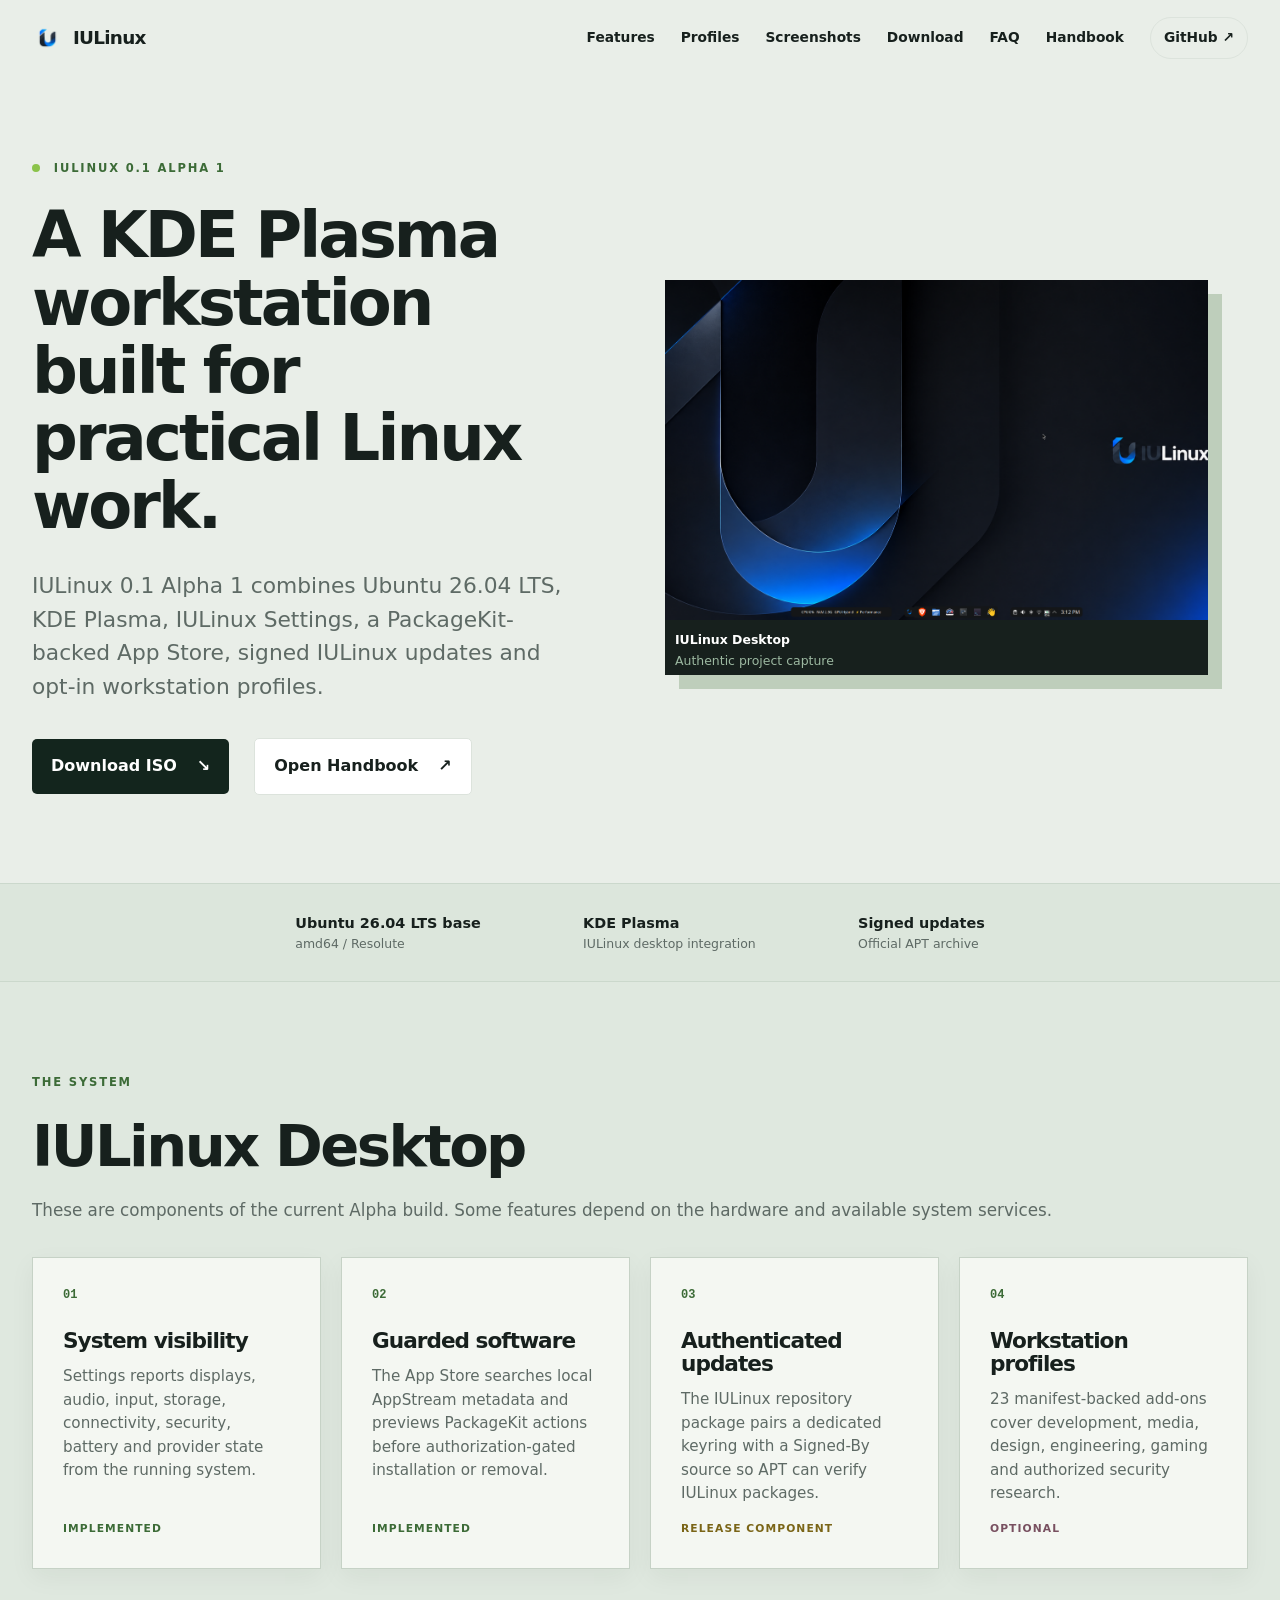
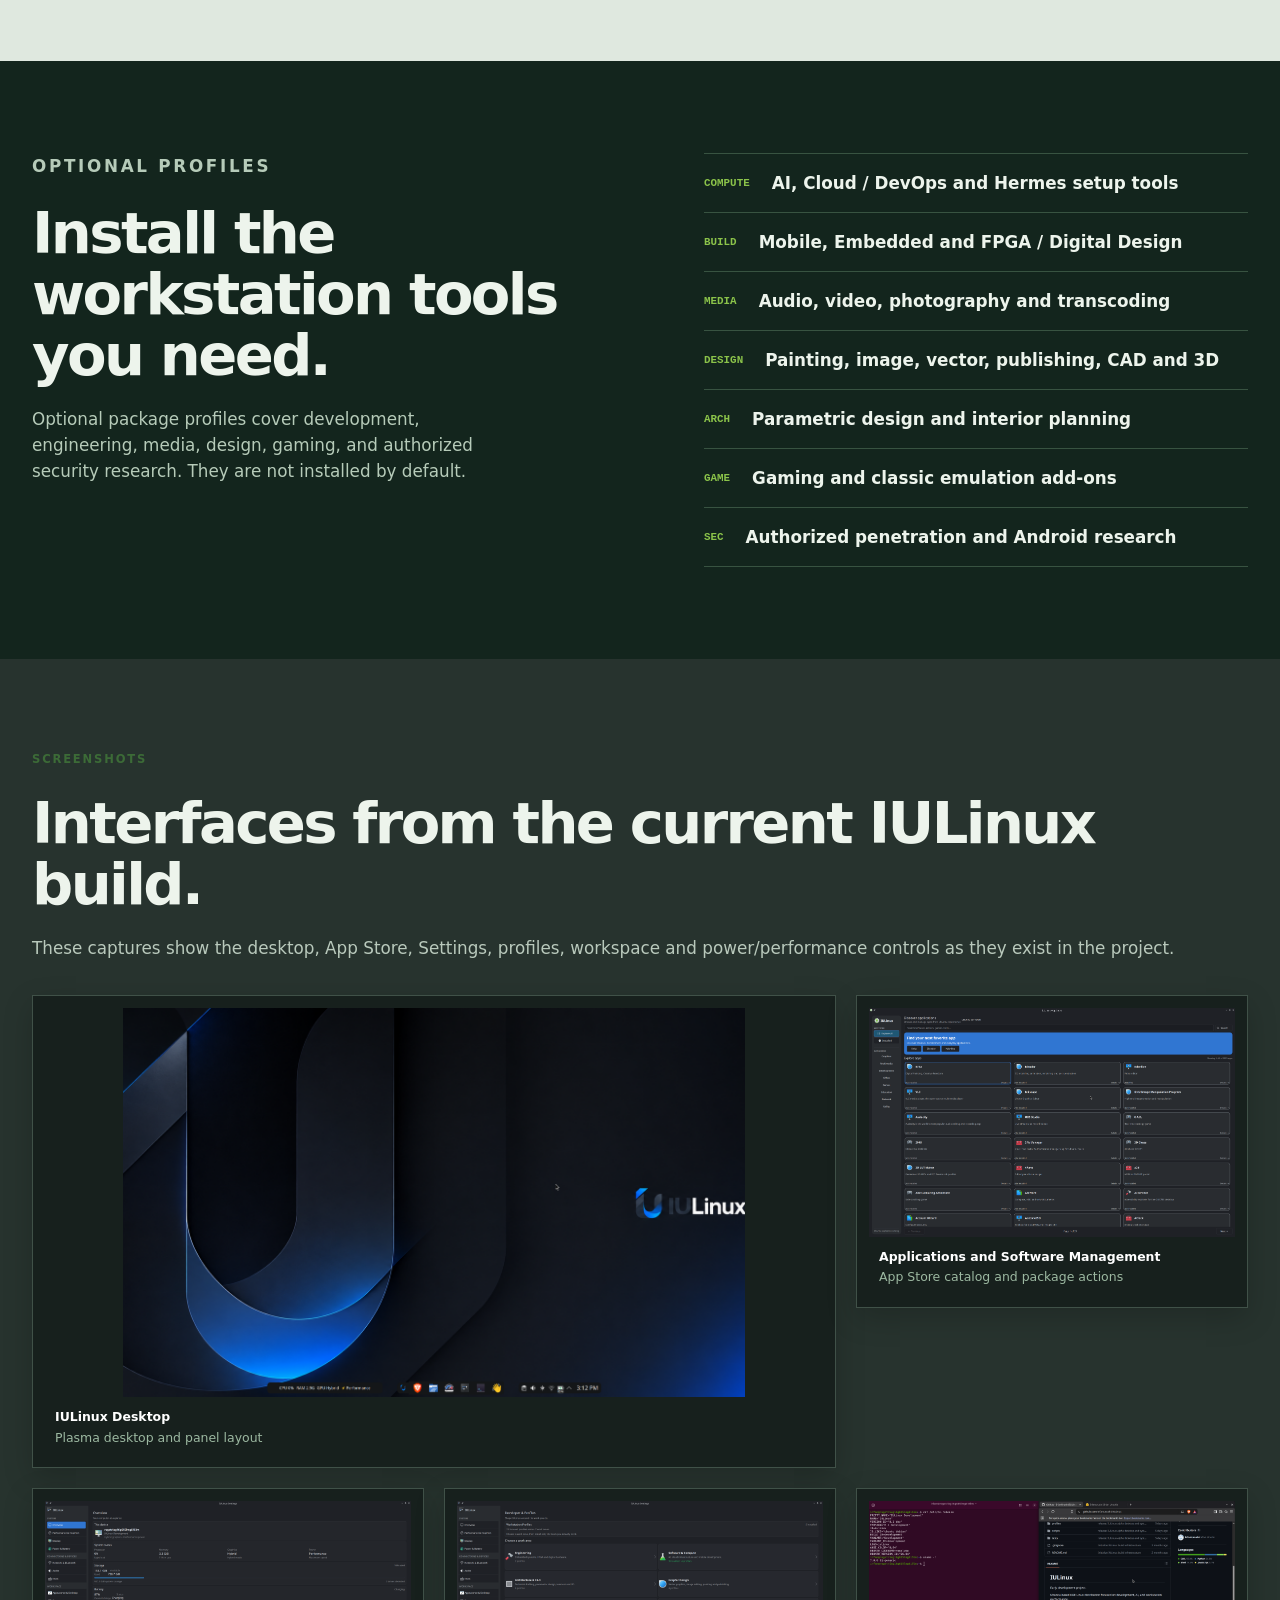
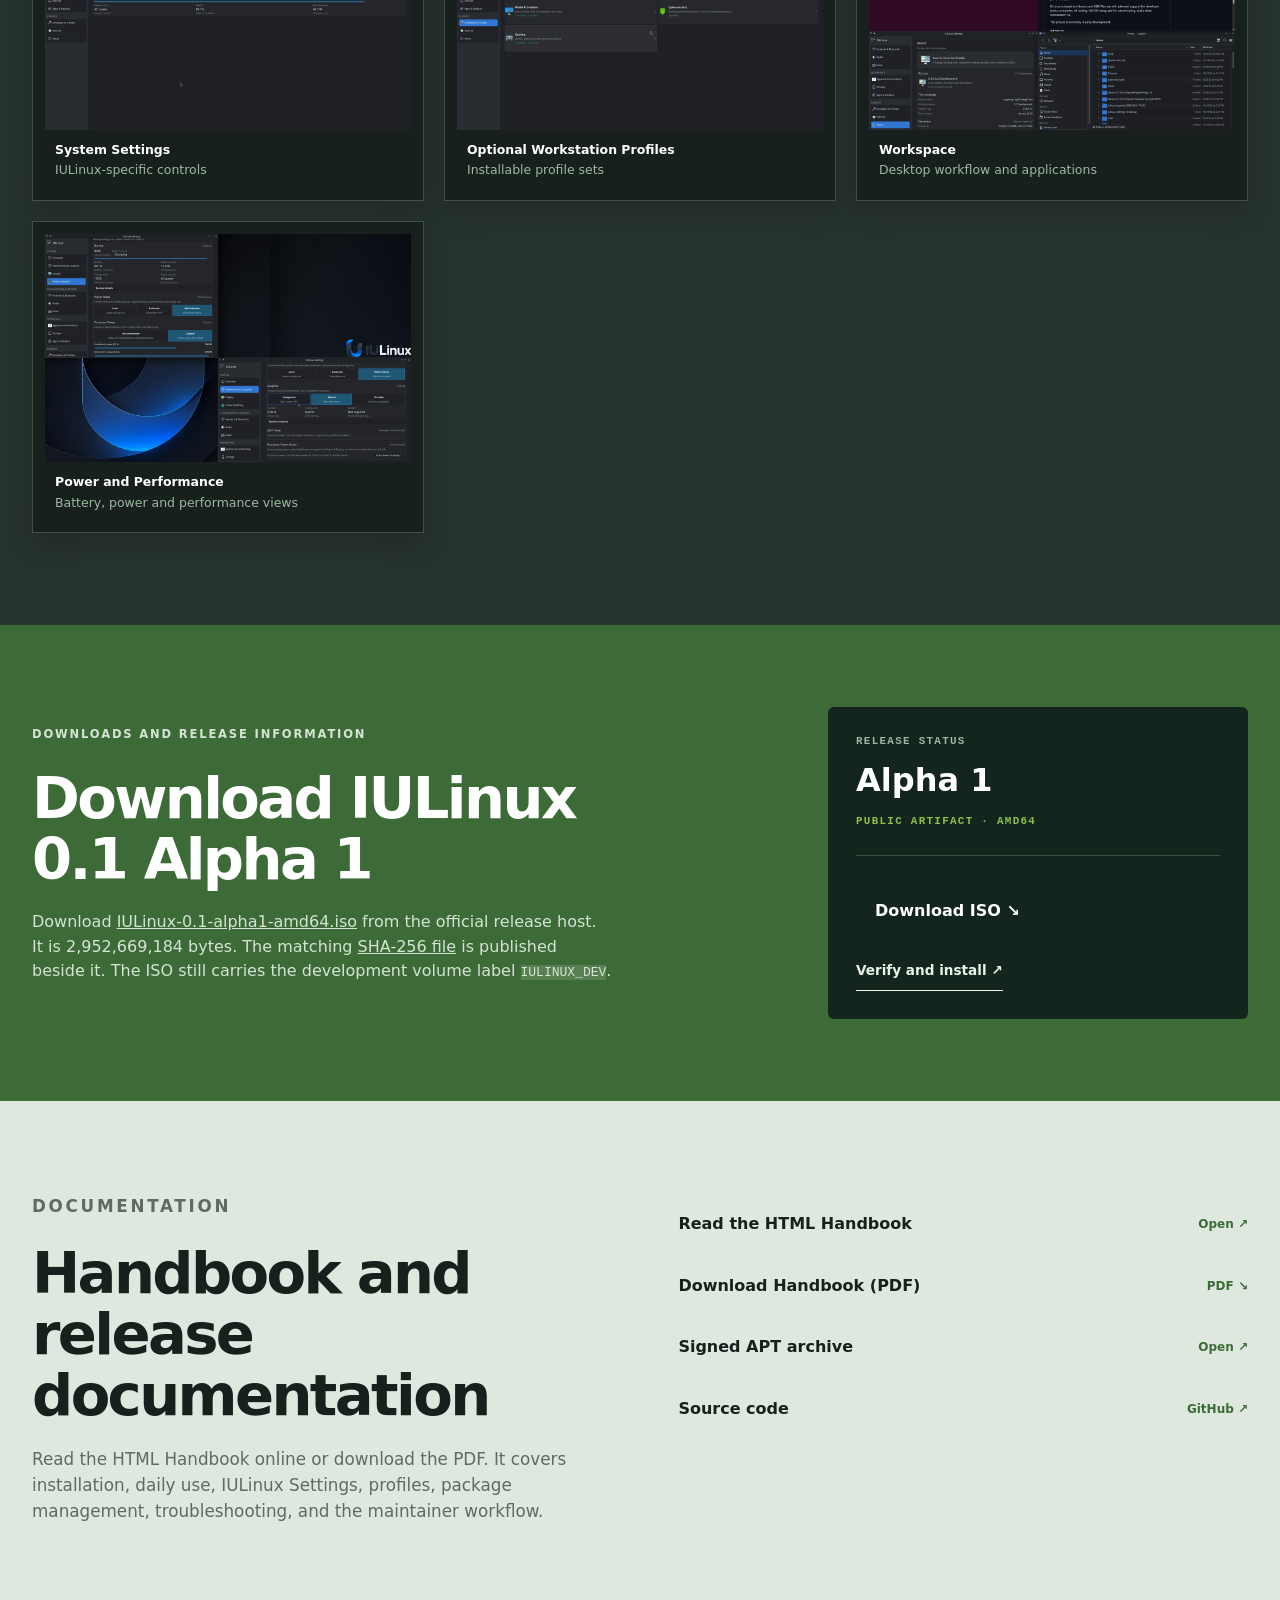
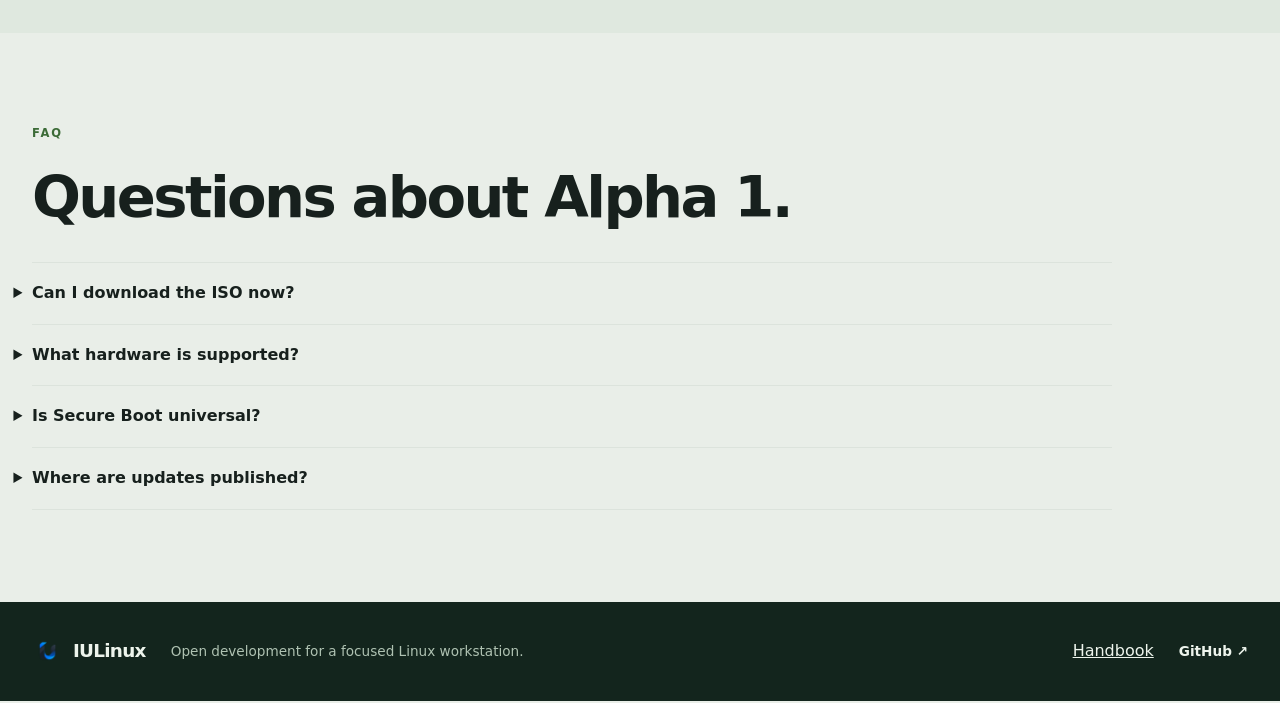
<file: index.html>
<!doctype html>
<html lang="en">
<head>
  <meta charset="utf-8">
  <meta name="viewport" content="width=device-width, initial-scale=1">
  <meta name="description" content="IULinux is an Ubuntu-based KDE Linux distribution for focused development and workstation use.">
  <link rel="icon" href="assets/iulinux-mark.png" type="image/png">
  <title>IULinux — A Linux workstation in progress</title>
  <link rel="stylesheet" href="styles.css">
  <link rel="stylesheet" href="overrides.css?v=20261024-3">
  <link rel="stylesheet" href="branding.css">
</head>
<body>
  <a class="skip-link" href="#main">Skip to content</a>
  <header class="site-header">
    <a class="brand" href="#top" aria-label="IULinux home"><img class="brand-image" src="assets/iulinux-mark.png" alt=""><span>IULinux</span></a>
    <button class="menu-toggle" type="button" aria-expanded="false" aria-controls="site-nav">Menu</button>
    <nav id="site-nav" class="site-nav" aria-label="Primary navigation">
      <a href="#features">Features</a><a href="#profiles">Profiles</a><a href="#screenshots">Screenshots</a><a href="#download">Download</a><a href="#faq">FAQ</a><a href="handbook.html">Handbook</a>
      <a class="nav-github" href="https://github.com/IrfanUruchi/IULinux" target="_blank" rel="noreferrer">GitHub <span aria-hidden="true">↗</span></a>
    </nav>
  </header>

  <main id="main">
    <section id="top" class="hero section-wrap">
      <div class="hero-copy">
        <p class="eyebrow"><span class="status-dot"></span> IULinux 0.1 Alpha 1</p>
        <h1>A KDE Plasma workstation built for practical Linux work.</h1>
        <p class="lede">IULinux 0.1 Alpha 1 combines Ubuntu 26.04 LTS, KDE Plasma, IULinux Settings, a PackageKit-backed App Store, signed IULinux updates and opt-in workstation profiles.</p>
        <div class="hero-actions"><a class="button button-primary" href="https://releases.irfanuruchi.in/IULinux-0.1-alpha1-amd64.iso">Download ISO <span aria-hidden="true">↘</span></a><a class="button button-secondary" href="handbook.html">Open Handbook <span aria-hidden="true">↗</span></a></div>
      </div>
      <figure class="hero-showcase"><img src="assets/screenshots/01-desktop.png" alt="IULinux desktop with the branded dark workspace, bottom panel and application window" fetchpriority="high"><figcaption><span>IULinux Desktop</span><span>Authentic project capture</span></figcaption></figure>
    </section>

    <section class="signal-strip"><div><strong>Ubuntu 26.04 LTS base</strong><span>amd64 / Resolute</span></div><div><strong>KDE Plasma</strong><span>IULinux desktop integration</span></div><div><strong>Signed updates</strong><span>Official APT archive</span></div></section>

    <section id="features" class="section-wrap content-section">
      <div class="section-intro"><p class="eyebrow">The system</p><h2>IULinux Desktop</h2><p>These are components of the current Alpha build. Some features depend on the hardware and available system services.</p></div>
      <div class="feature-grid">
        <article class="feature-card"><span class="card-index">01</span><h3>System visibility</h3><p>Settings reports displays, audio, input, storage, connectivity, security, battery and provider state from the running system.</p><span class="badge badge-built">Implemented</span></article>
        <article class="feature-card"><span class="card-index">02</span><h3>Guarded software</h3><p>The App Store searches local AppStream metadata and previews PackageKit actions before authorization-gated installation or removal.</p><span class="badge badge-built">Implemented</span></article>
        <article class="feature-card"><span class="card-index">03</span><h3>Authenticated updates</h3><p>The IULinux repository package pairs a dedicated keyring with a Signed-By source so APT can verify IULinux packages.</p><span class="badge badge-tested">Release component</span></article>
        <article class="feature-card"><span class="card-index">04</span><h3>Workstation profiles</h3><p>23 manifest-backed add-ons cover development, media, design, engineering, gaming and authorized security research.</p><span class="badge badge-experimental">Optional</span></article>
      </div>
    </section>

    <section id="profiles" class="dark-section"><div class="section-wrap split-section"><div><p class="eyebrow eyebrow-green">Optional profiles</p><h2>Install the workstation tools you need.</h2><p>Optional package profiles cover development, engineering, media, design, gaming, and authorized security research. They are not installed by default.</p></div><div class="profile-list"><div><span>COMPUTE</span><strong>AI, Cloud / DevOps and Hermes setup tools</strong></div><div><span>BUILD</span><strong>Mobile, Embedded and FPGA / Digital Design</strong></div><div><span>MEDIA</span><strong>Audio, video, photography and transcoding</strong></div><div><span>DESIGN</span><strong>Painting, image, vector, publishing, CAD and 3D</strong></div><div><span>ARCH</span><strong>Parametric design and interior planning</strong></div><div><span>GAME</span><strong>Gaming and classic emulation add-ons</strong></div><div><span>SEC</span><strong>Authorized penetration and Android research</strong></div></div></div></section>

    <section id="screenshots" class="section-wrap content-section"><div class="section-intro"><p class="eyebrow">Screenshots</p><h2>Interfaces from the current IULinux build.</h2><p>These captures show the desktop, App Store, Settings, profiles, workspace and power/performance controls as they exist in the project.</p></div><div class="screenshot-grid screenshot-gallery"><figure class="screenshot-feature"><img src="assets/screenshots/01-desktop.png" alt="IULinux desktop with branded dark workspace and application window"><figcaption><strong>IULinux Desktop</strong><span>Plasma desktop and panel layout</span></figcaption></figure><figure><img src="assets/screenshots/02-appstore.png" alt="IULinux App Store interface showing application categories and packages"><figcaption><strong>Applications and Software Management</strong><span>App Store catalog and package actions</span></figcaption></figure><figure><img src="assets/screenshots/03-settings.png" alt="IULinux Settings interface showing system controls and status panels"><figcaption><strong>System Settings</strong><span>IULinux-specific controls</span></figcaption></figure><figure><img src="assets/screenshots/04-profiles.png" alt="IULinux Profiles interface showing optional workstation profiles"><figcaption><strong>Optional Workstation Profiles</strong><span>Installable profile sets</span></figcaption></figure><figure><img src="assets/screenshots/05-workspace.png" alt="IULinux workspace view showing desktop layout and application organization"><figcaption><strong>Workspace</strong><span>Desktop workflow and applications</span></figcaption></figure><figure><img src="assets/screenshots/06-power-performance.png" alt="IULinux power and performance controls interface"><figcaption><strong>Power and Performance</strong><span>Battery, power and performance views</span></figcaption></figure></div></section>

    <section id="download" class="download-section"><div class="section-wrap download-inner"><div><p class="eyebrow eyebrow-green">Downloads and release information</p><h2>Download IULinux 0.1 Alpha 1</h2><p>Download <a href="https://releases.irfanuruchi.in/IULinux-0.1-alpha1-amd64.iso">IULinux-0.1-alpha1-amd64.iso</a> from the official release host. It is 2,952,669,184 bytes. The matching <a href="https://releases.irfanuruchi.in/IULinux-0.1-alpha1-amd64.iso.sha256">SHA-256 file</a> is published beside it. The ISO still carries the development volume label <code>IULINUX_DEV</code>.</p></div><div class="release-card"><span class="release-kicker">Release status</span><strong>Alpha 1</strong><span class="release-status">Public artifact · amd64</span><span class="release-rule"></span><a class="button button-primary" href="https://releases.irfanuruchi.in/IULinux-0.1-alpha1-amd64.iso">Download ISO ↘</a><a class="text-link text-link-light" href="handbook.html#part-ii-download-verification-and-installation">Verify and install ↗</a></div></div></section>

    <section id="docs" class="section-wrap content-section lower-grid"><div><p class="eyebrow">Documentation</p><h2>Handbook and release documentation</h2><p>Read the HTML Handbook online or download the PDF. It covers installation, daily use, IULinux Settings, profiles, package management, troubleshooting, and the maintainer workflow.</p></div><div class="link-stack"><a href="handbook.html"><span>Read the HTML Handbook</span><span>Open ↗</span></a><a href="assets/downloads/IULinux-0.1-Alpha-Handbook.pdf"><span>Download Handbook (PDF)</span><span>PDF ↘</span></a><a href="https://irfanuruchi.github.io/iulinux-archive/" target="_blank" rel="noreferrer"><span>Signed APT archive</span><span>Open ↗</span></a><a href="https://github.com/IrfanUruchi/IULinux" target="_blank" rel="noreferrer"><span>Source code</span><span>GitHub ↗</span></a></div></section>
    <section id="faq" class="section-wrap content-section"><div class="section-intro"><p class="eyebrow">FAQ</p><h2>Questions about Alpha 1.</h2></div><div class="link-stack"><details><summary>Can I download the ISO now?</summary><p>Yes. The public amd64 artifact and matching checksum are available in the Download section. Start with <a href="handbook.html#part-ii-download-verification-and-installation">verification and installation</a>.</p></details><details><summary>What hardware is supported?</summary><p>The target is amd64. There is no universal compatibility matrix; graphics, firmware, Secure Boot, NVIDIA and power behavior must be tested on the target machine.</p></details><details><summary>Is Secure Boot universal?</summary><p>No. Alpha 1 uses Ubuntu signed boot components and a specific Calamares EFI policy. Read the <a href="handbook.html#part-vii-updates-security-and-troubleshooting">security and troubleshooting</a> chapter before relying on it.</p></details><details><summary>Where are updates published?</summary><p>The independent signed archive is linked in the <a href="handbook.html#part-v-app-store-and-package-management">package management</a> chapter.</p></details></div></section>
  </main>

  <footer class="site-footer"><div class="section-wrap footer-inner"><a class="brand" href="#top"><img class="brand-image" src="assets/iulinux-mark.png" alt=""><span>IULinux</span></a><p>Open development for a focused Linux workstation.</p><a href="handbook.html">Handbook</a><a href="https://github.com/IrfanUruchi/IULinux" target="_blank" rel="noreferrer">GitHub ↗</a></div></footer>
  <script src="script.js?v=20261023-visual"></script>
</body>
</html>
</file>
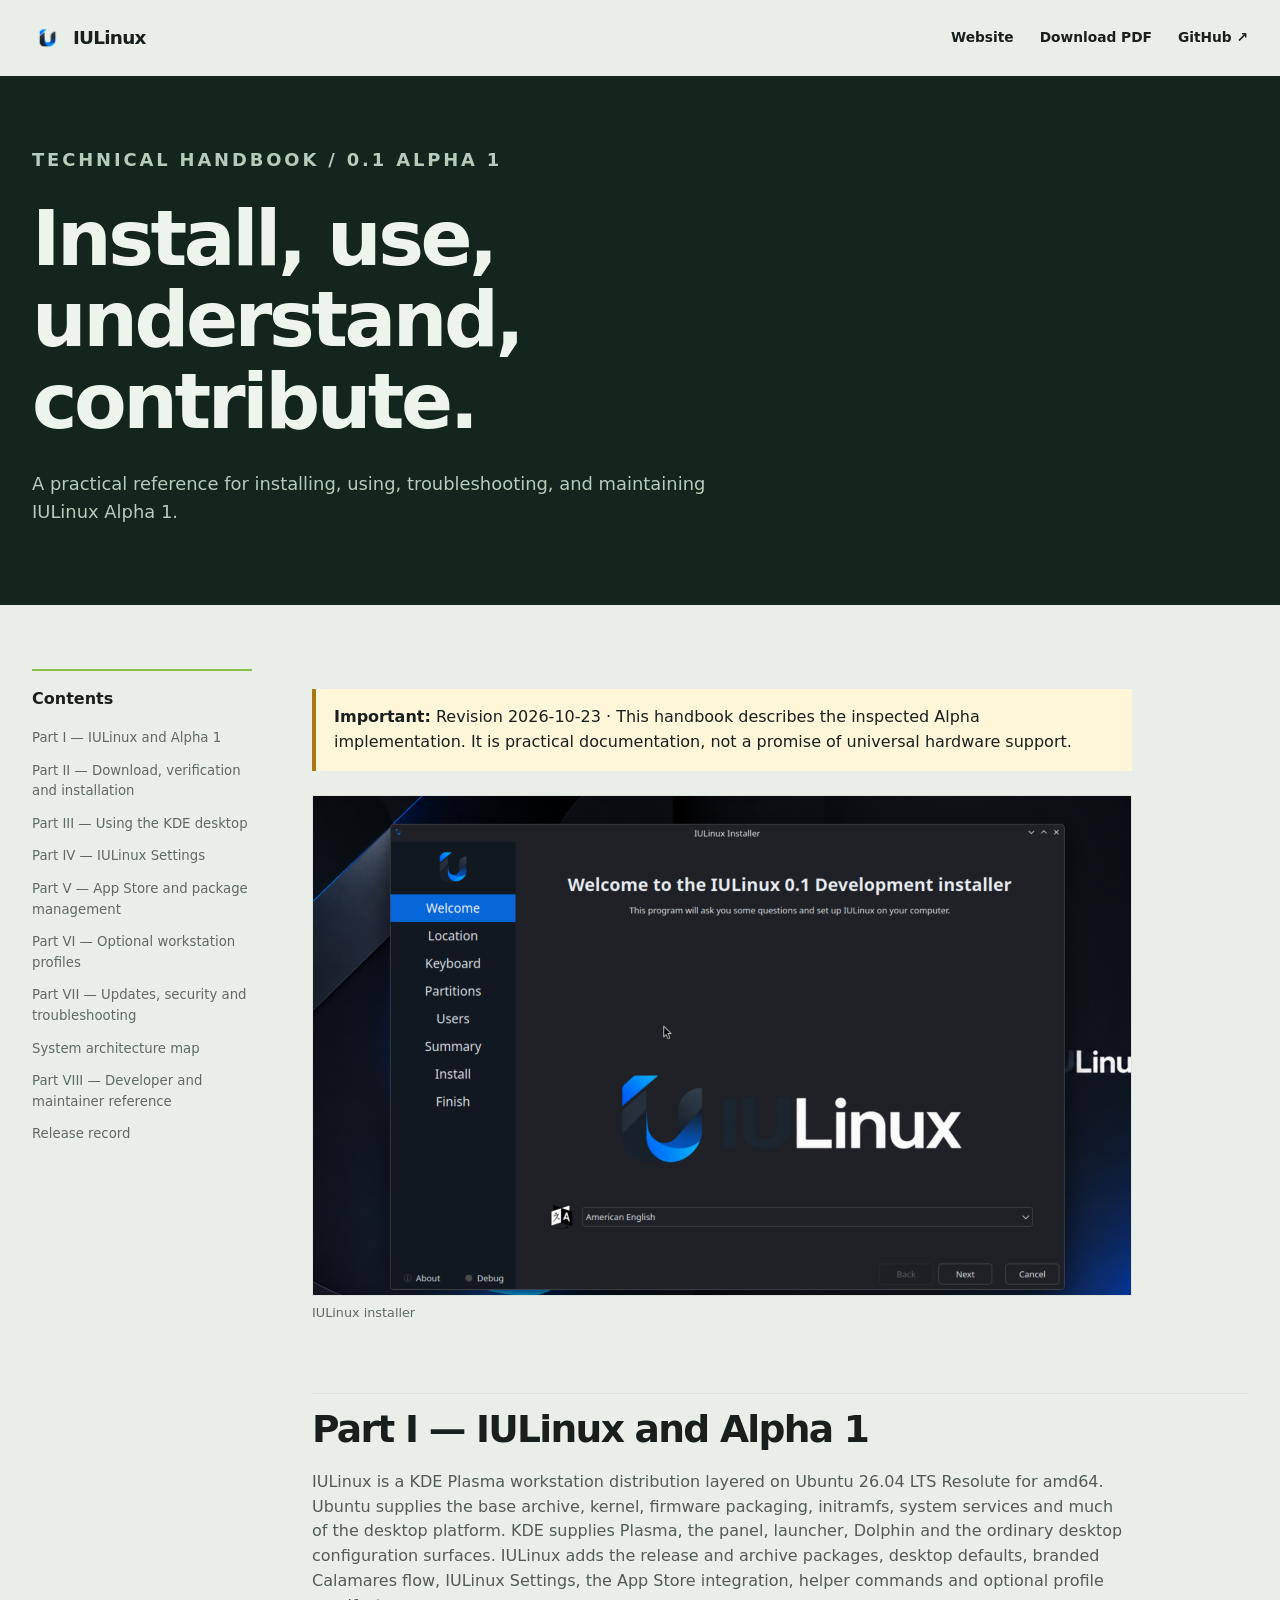
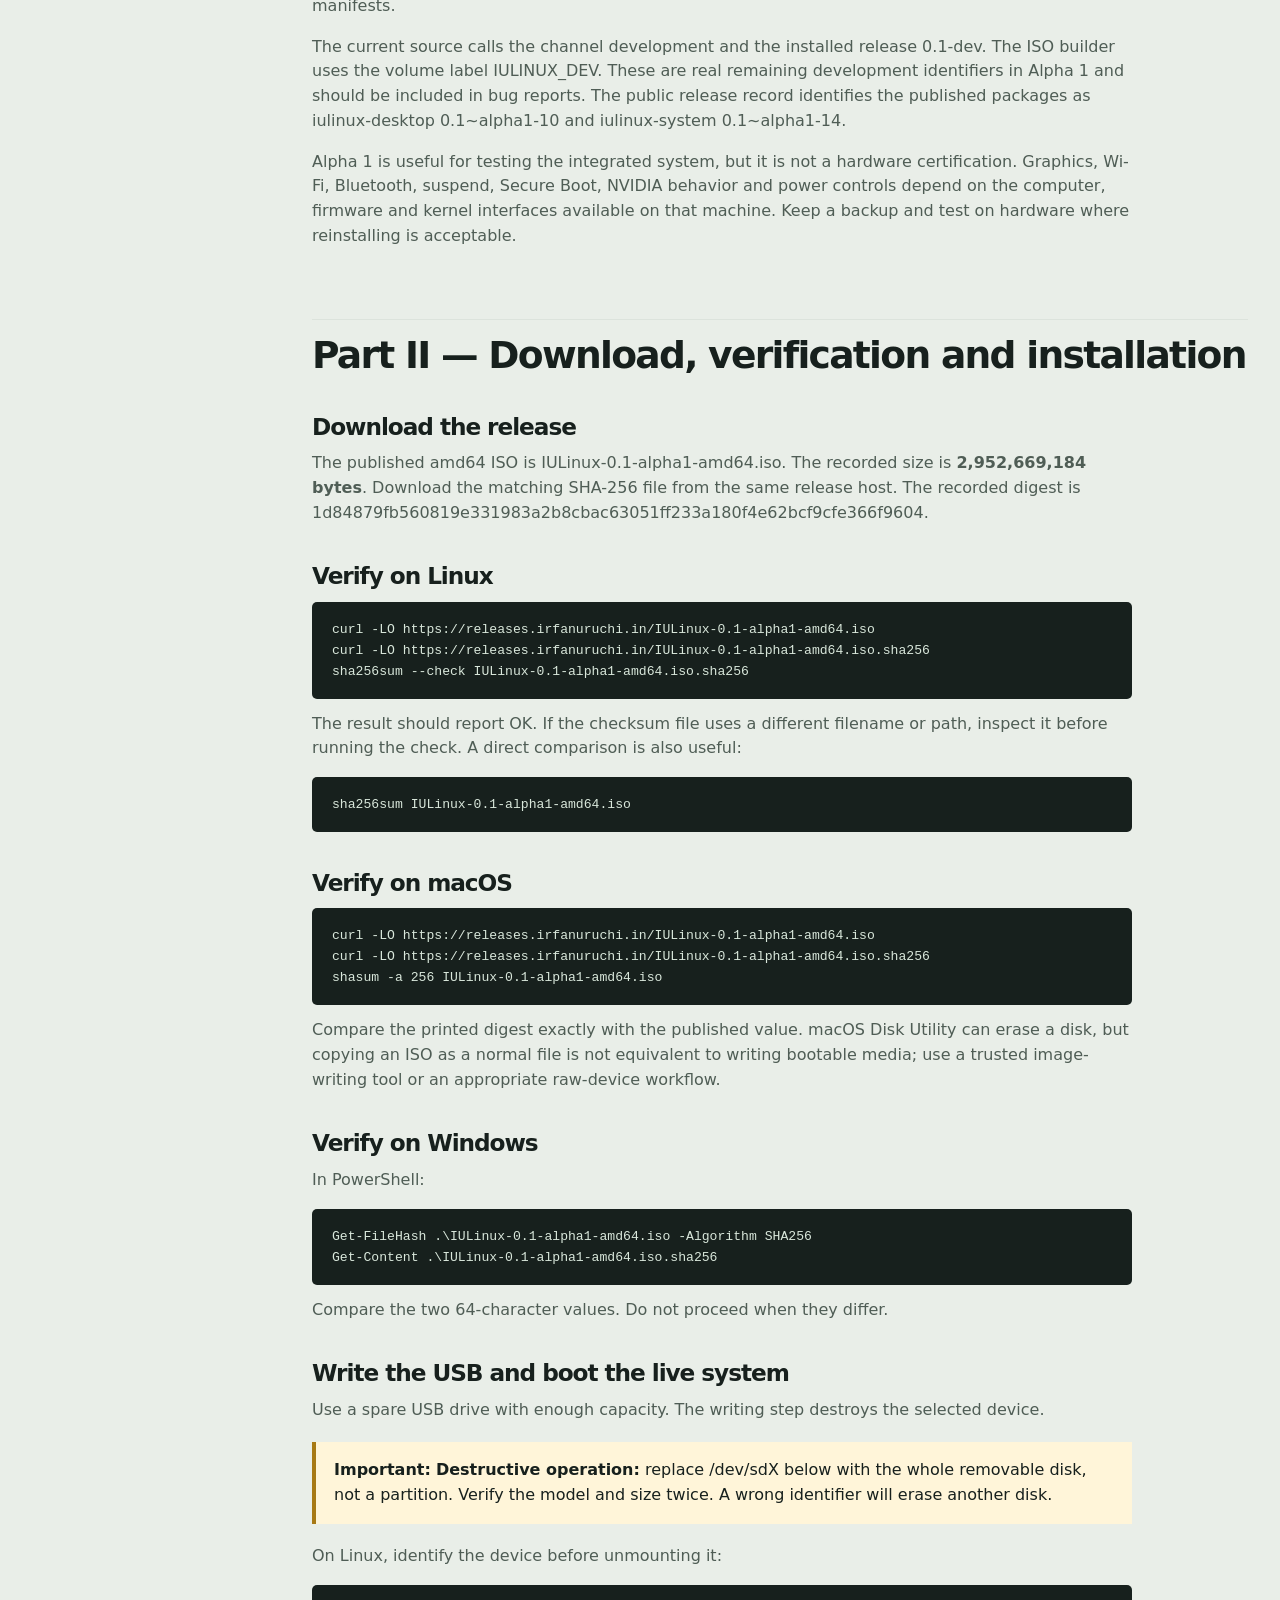
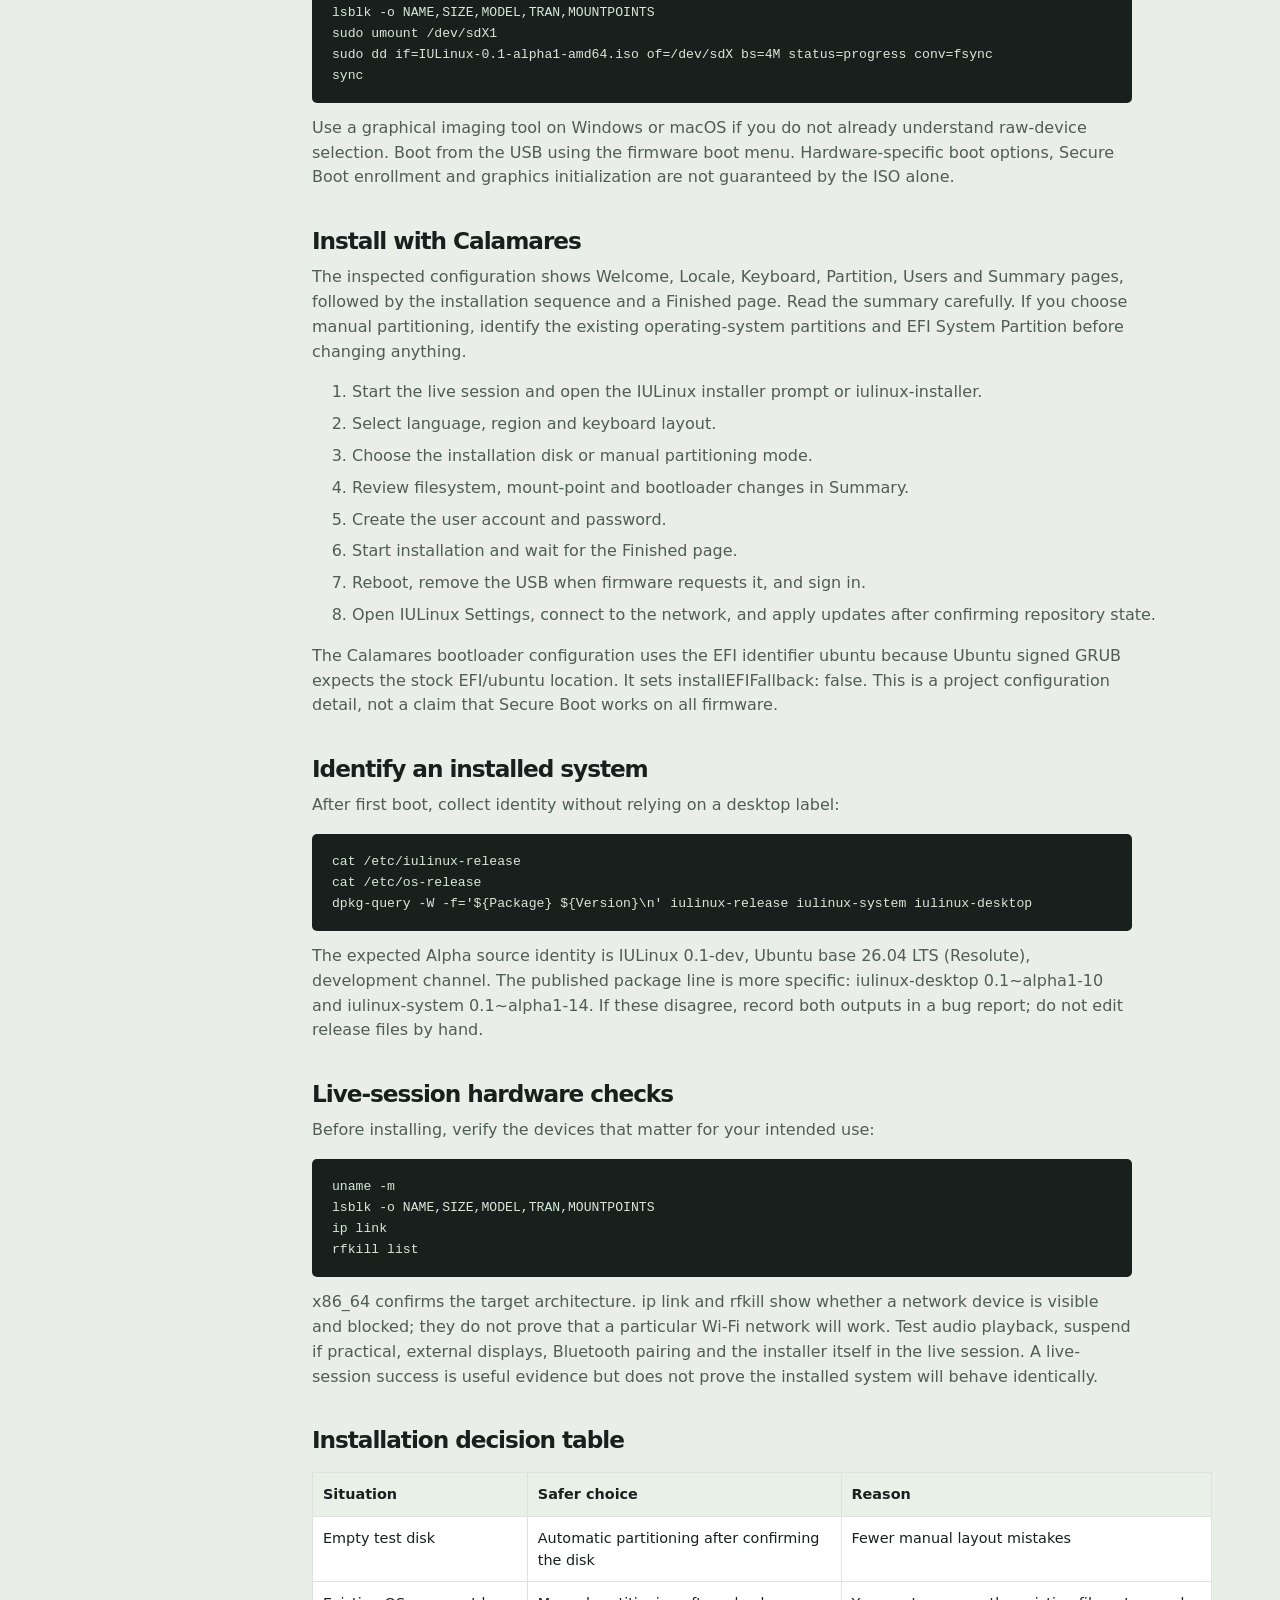
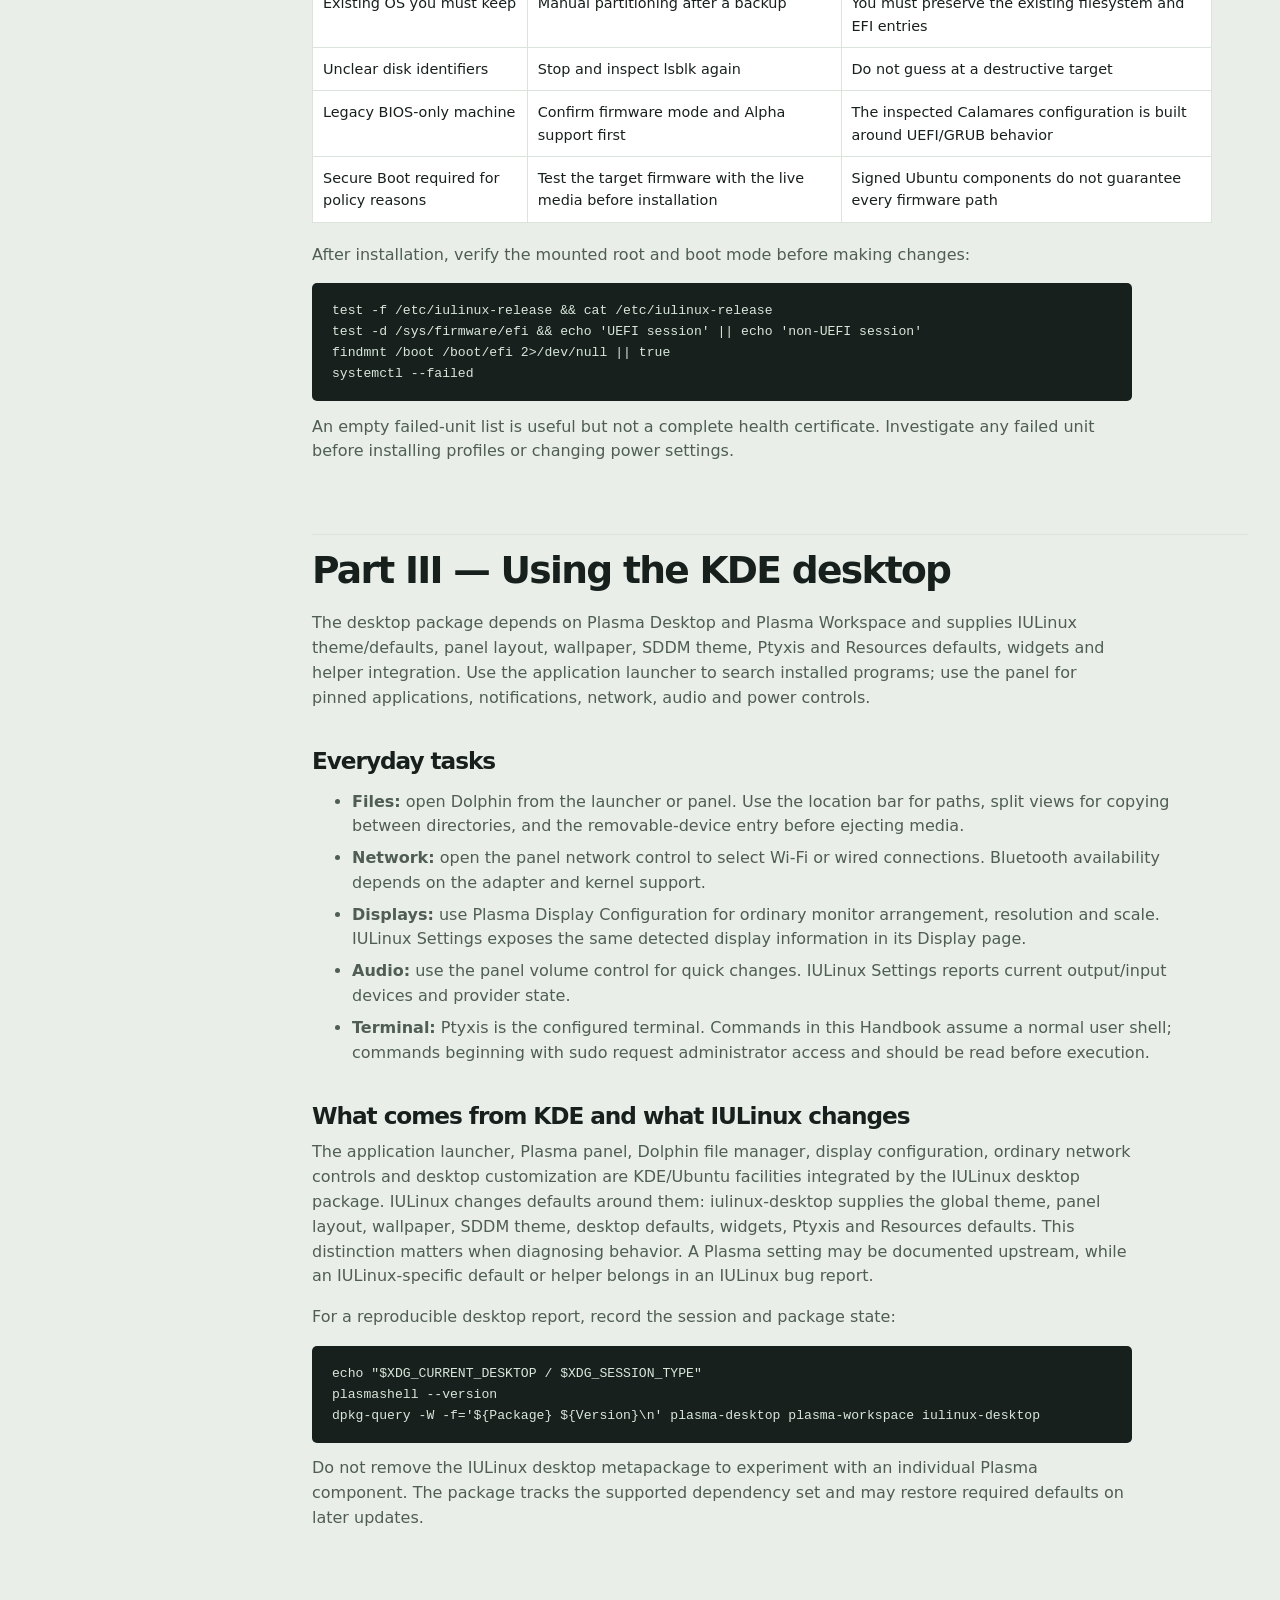
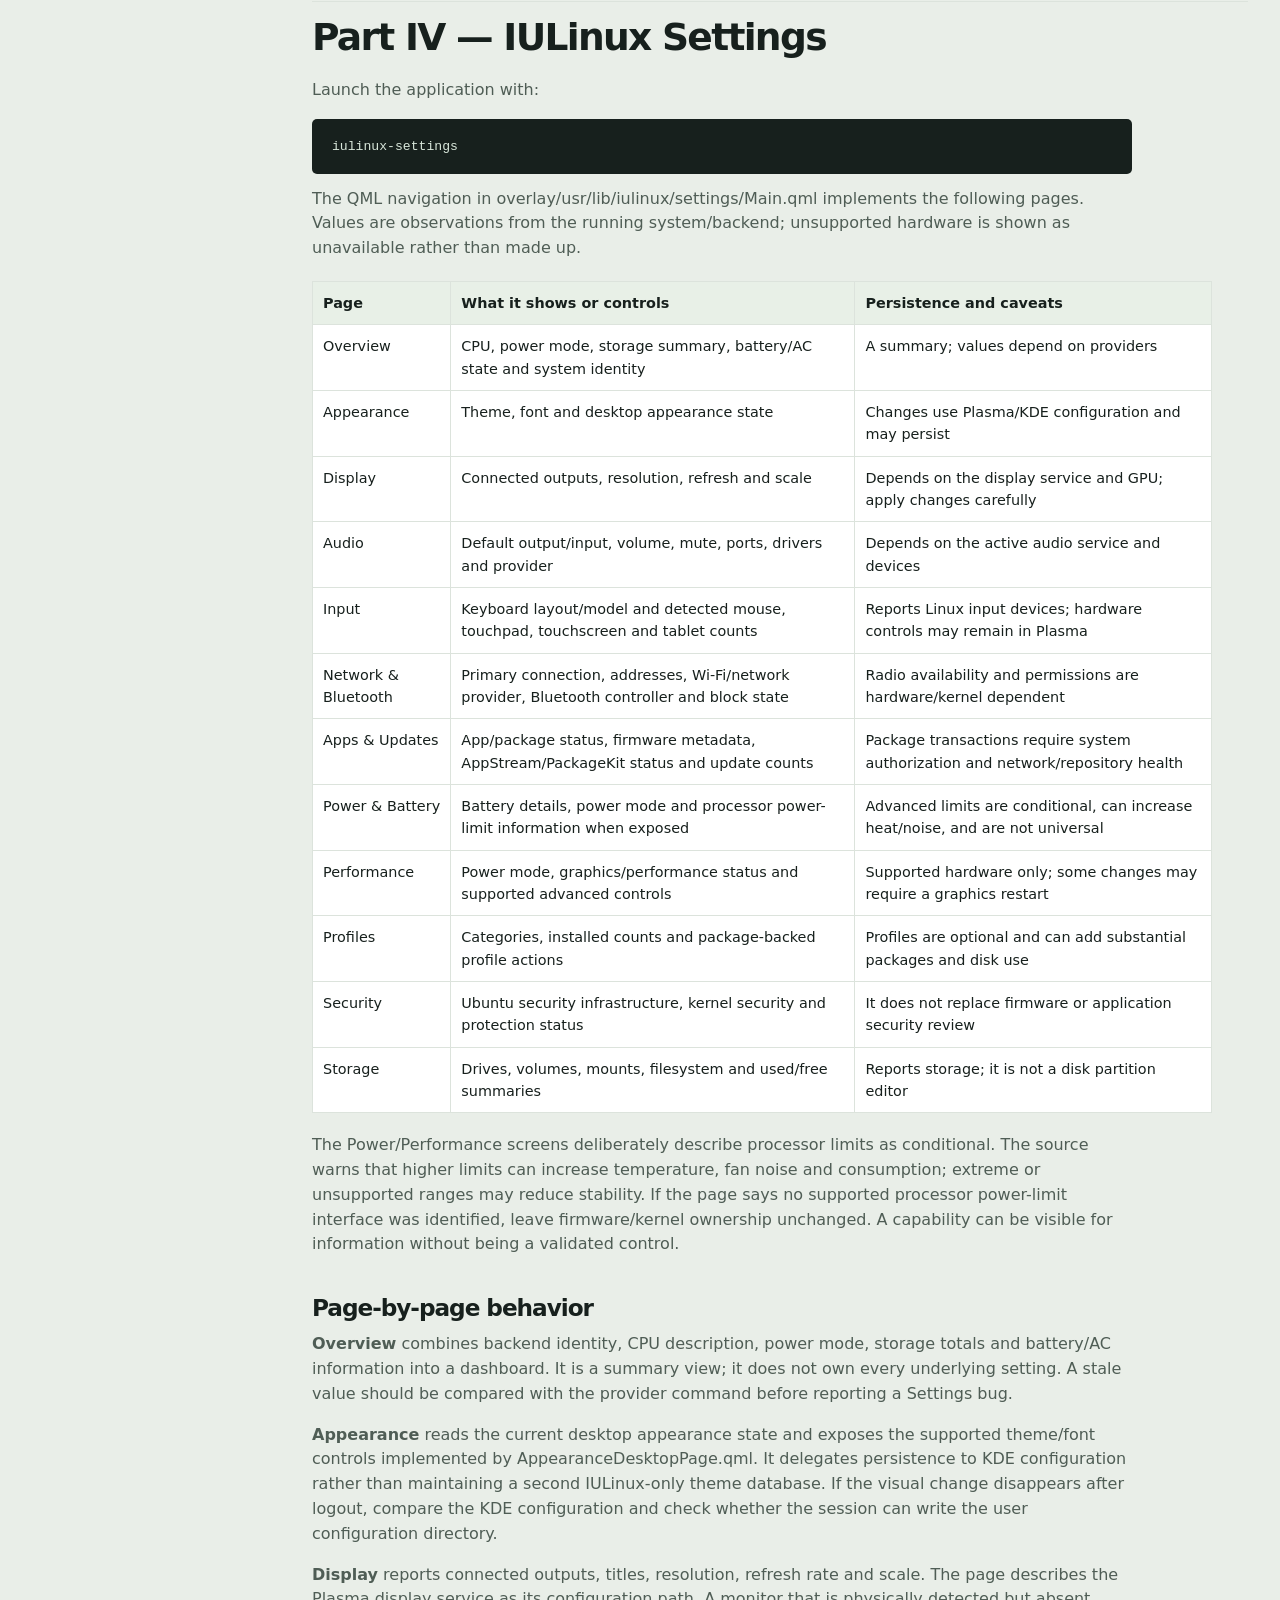
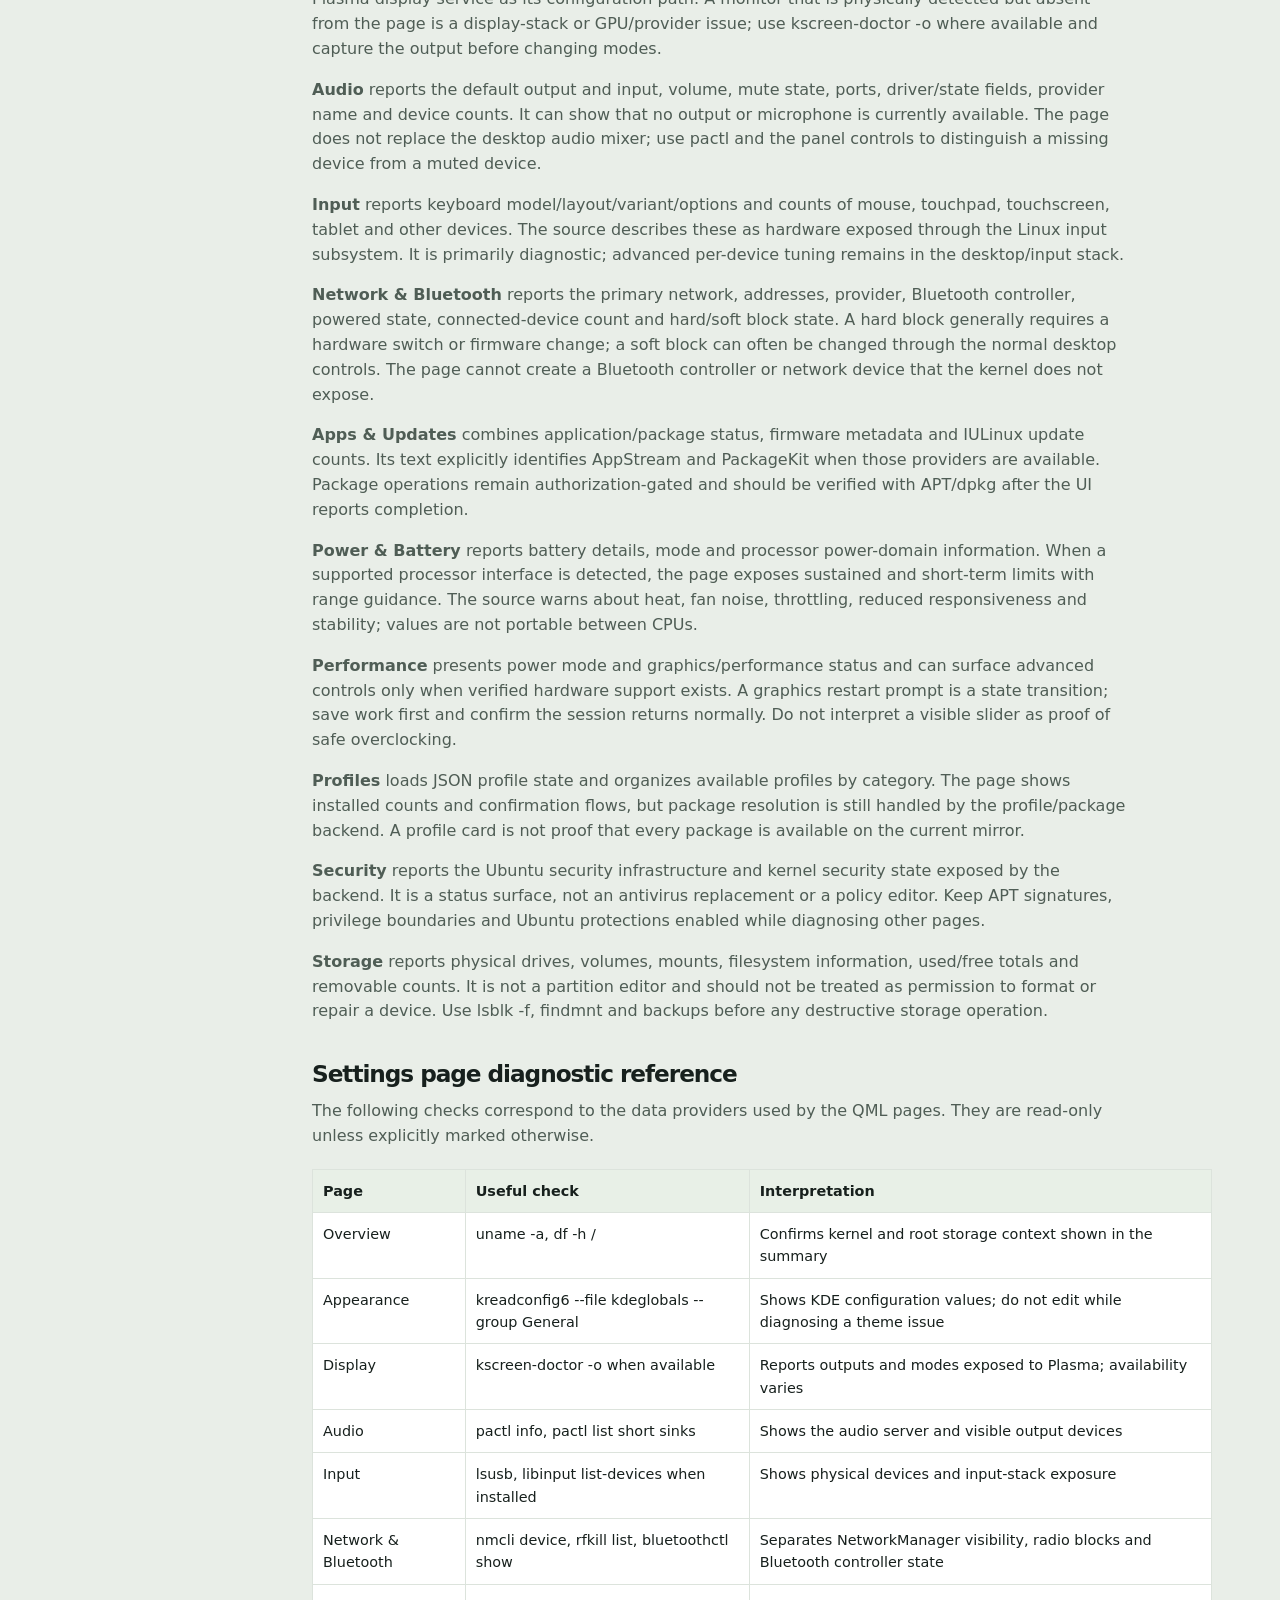
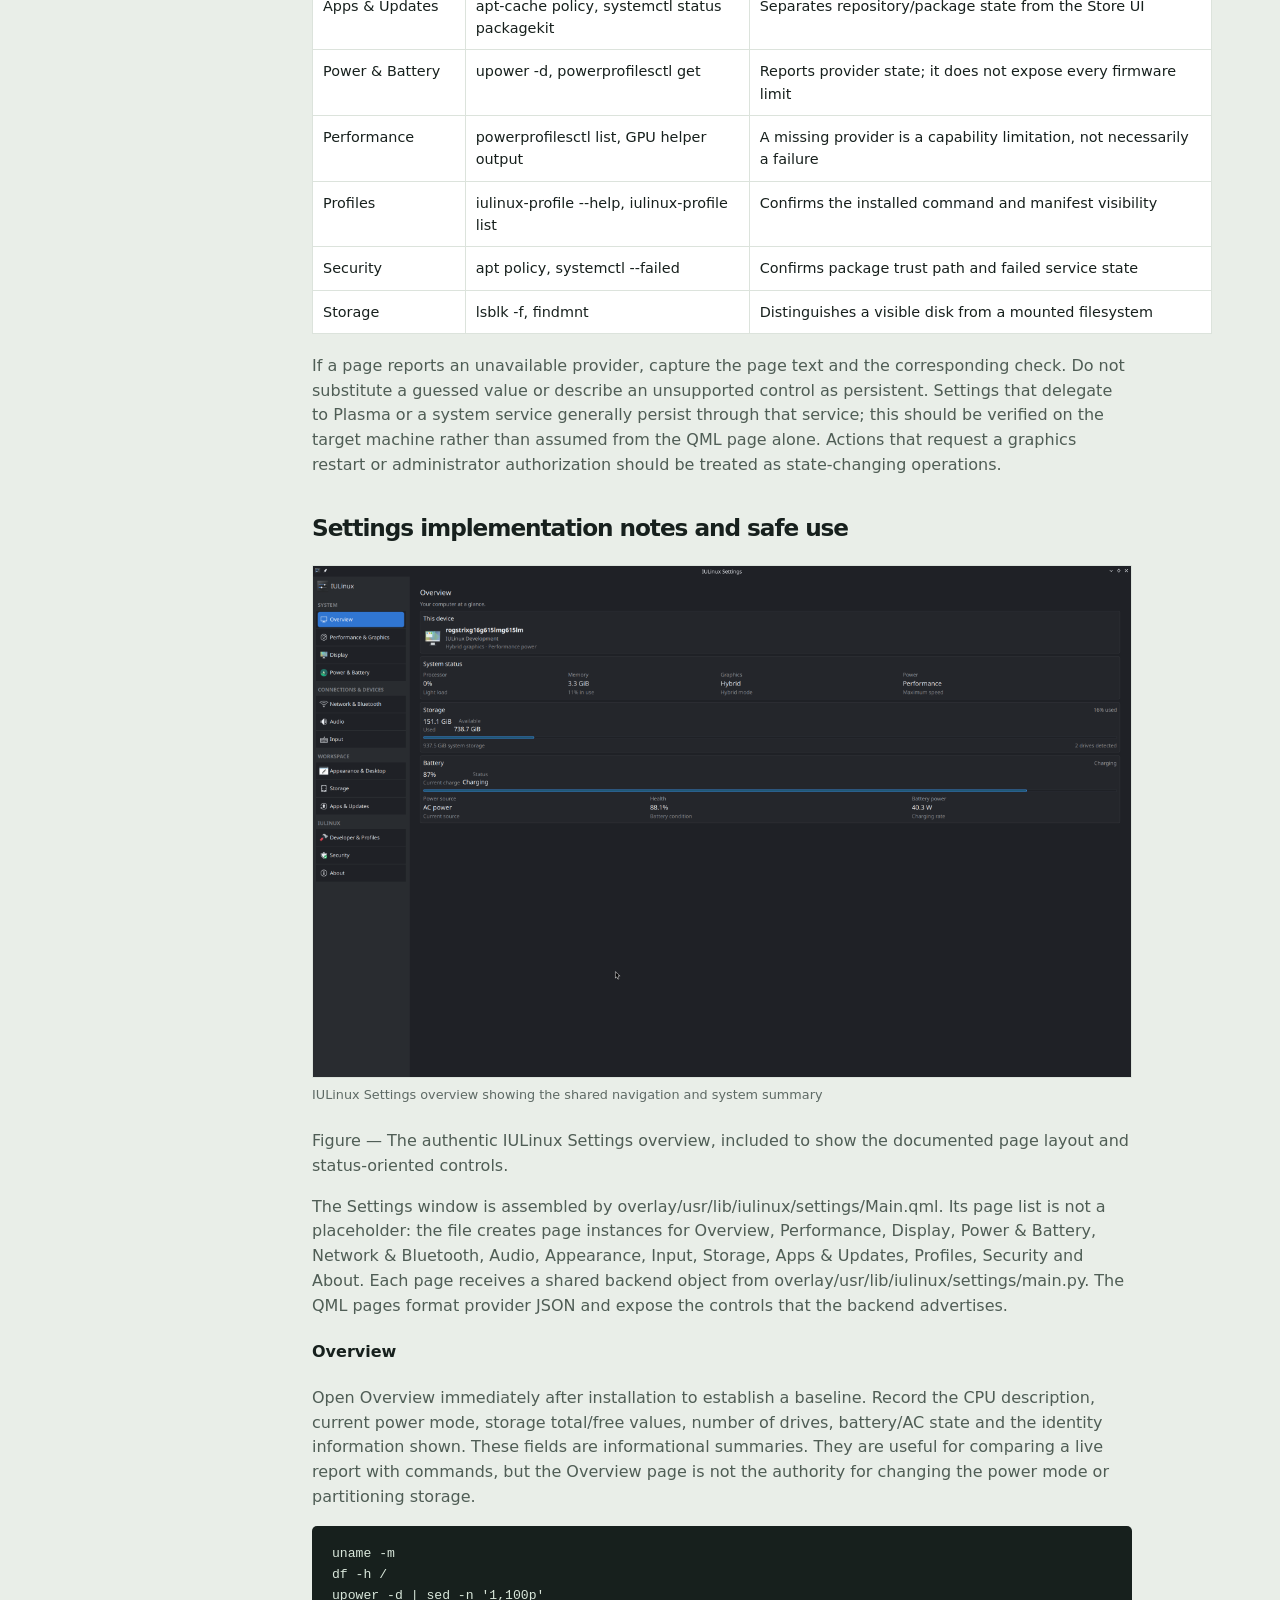
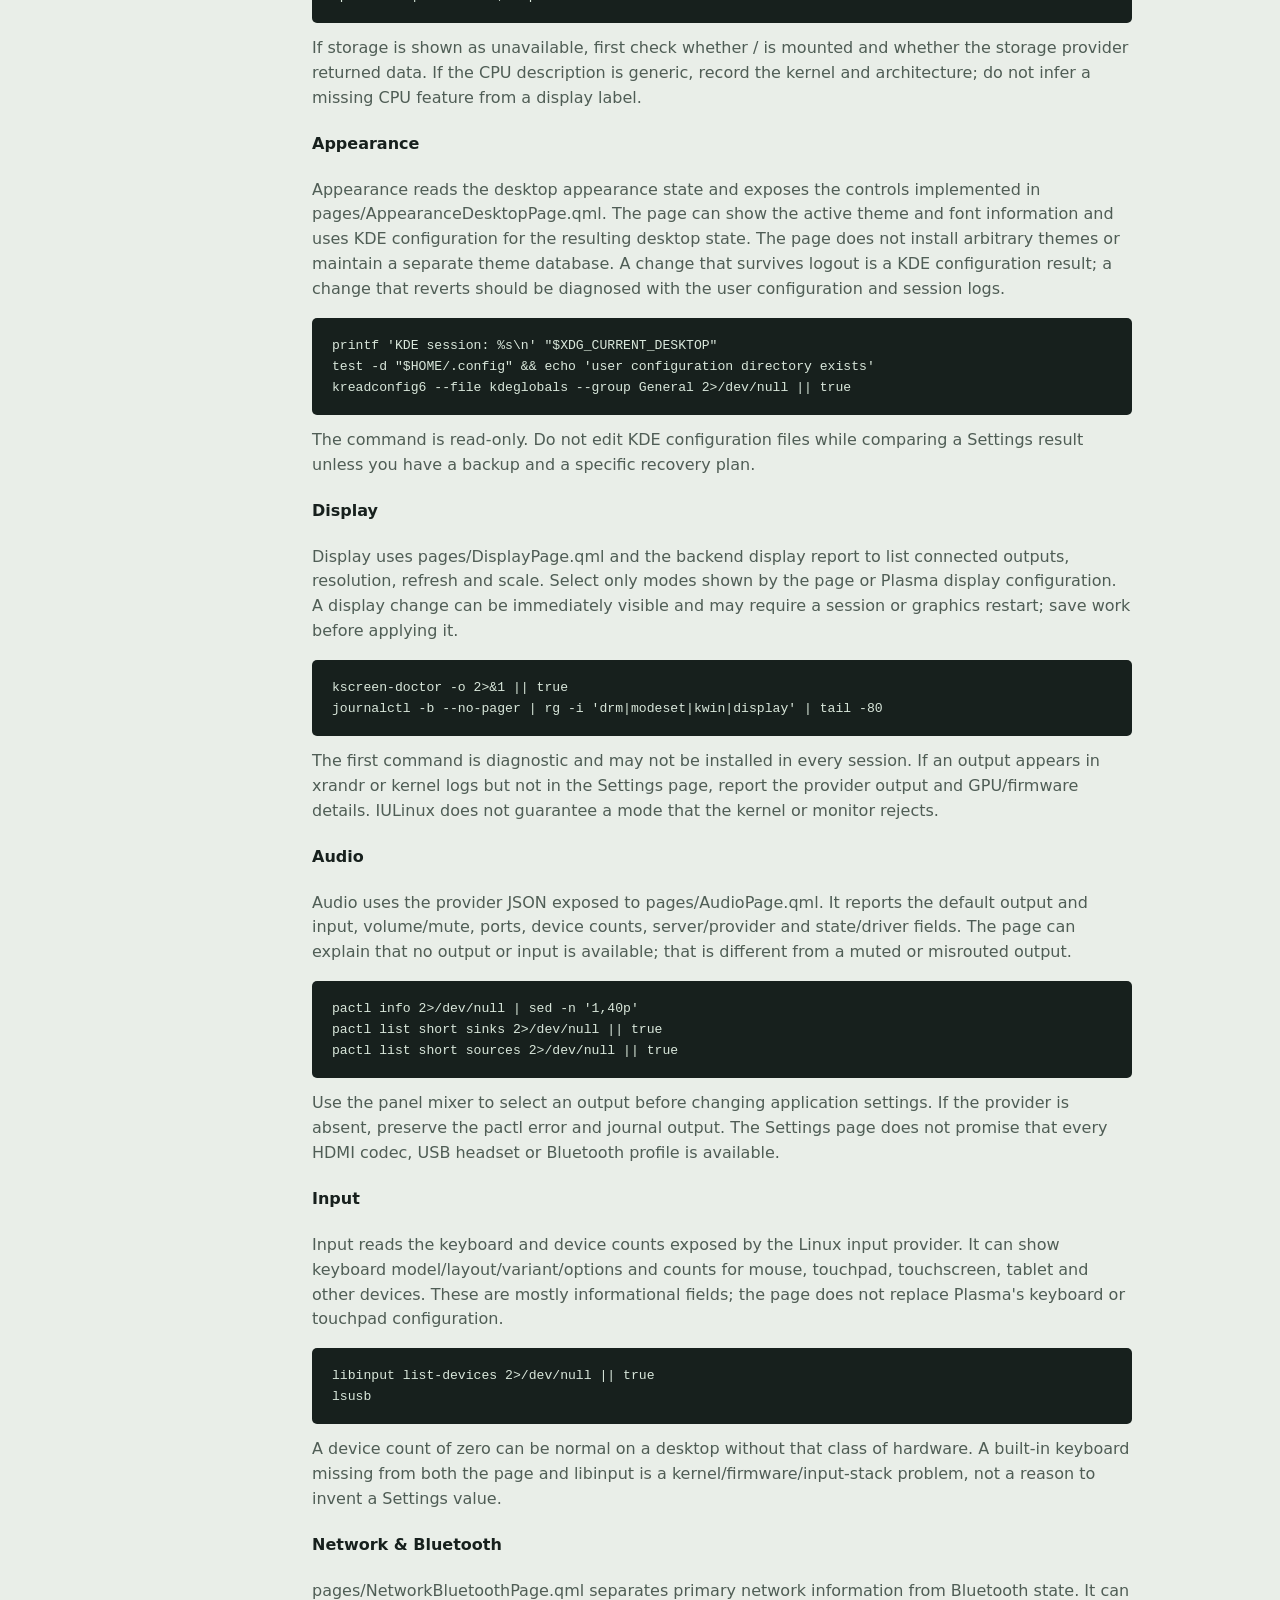
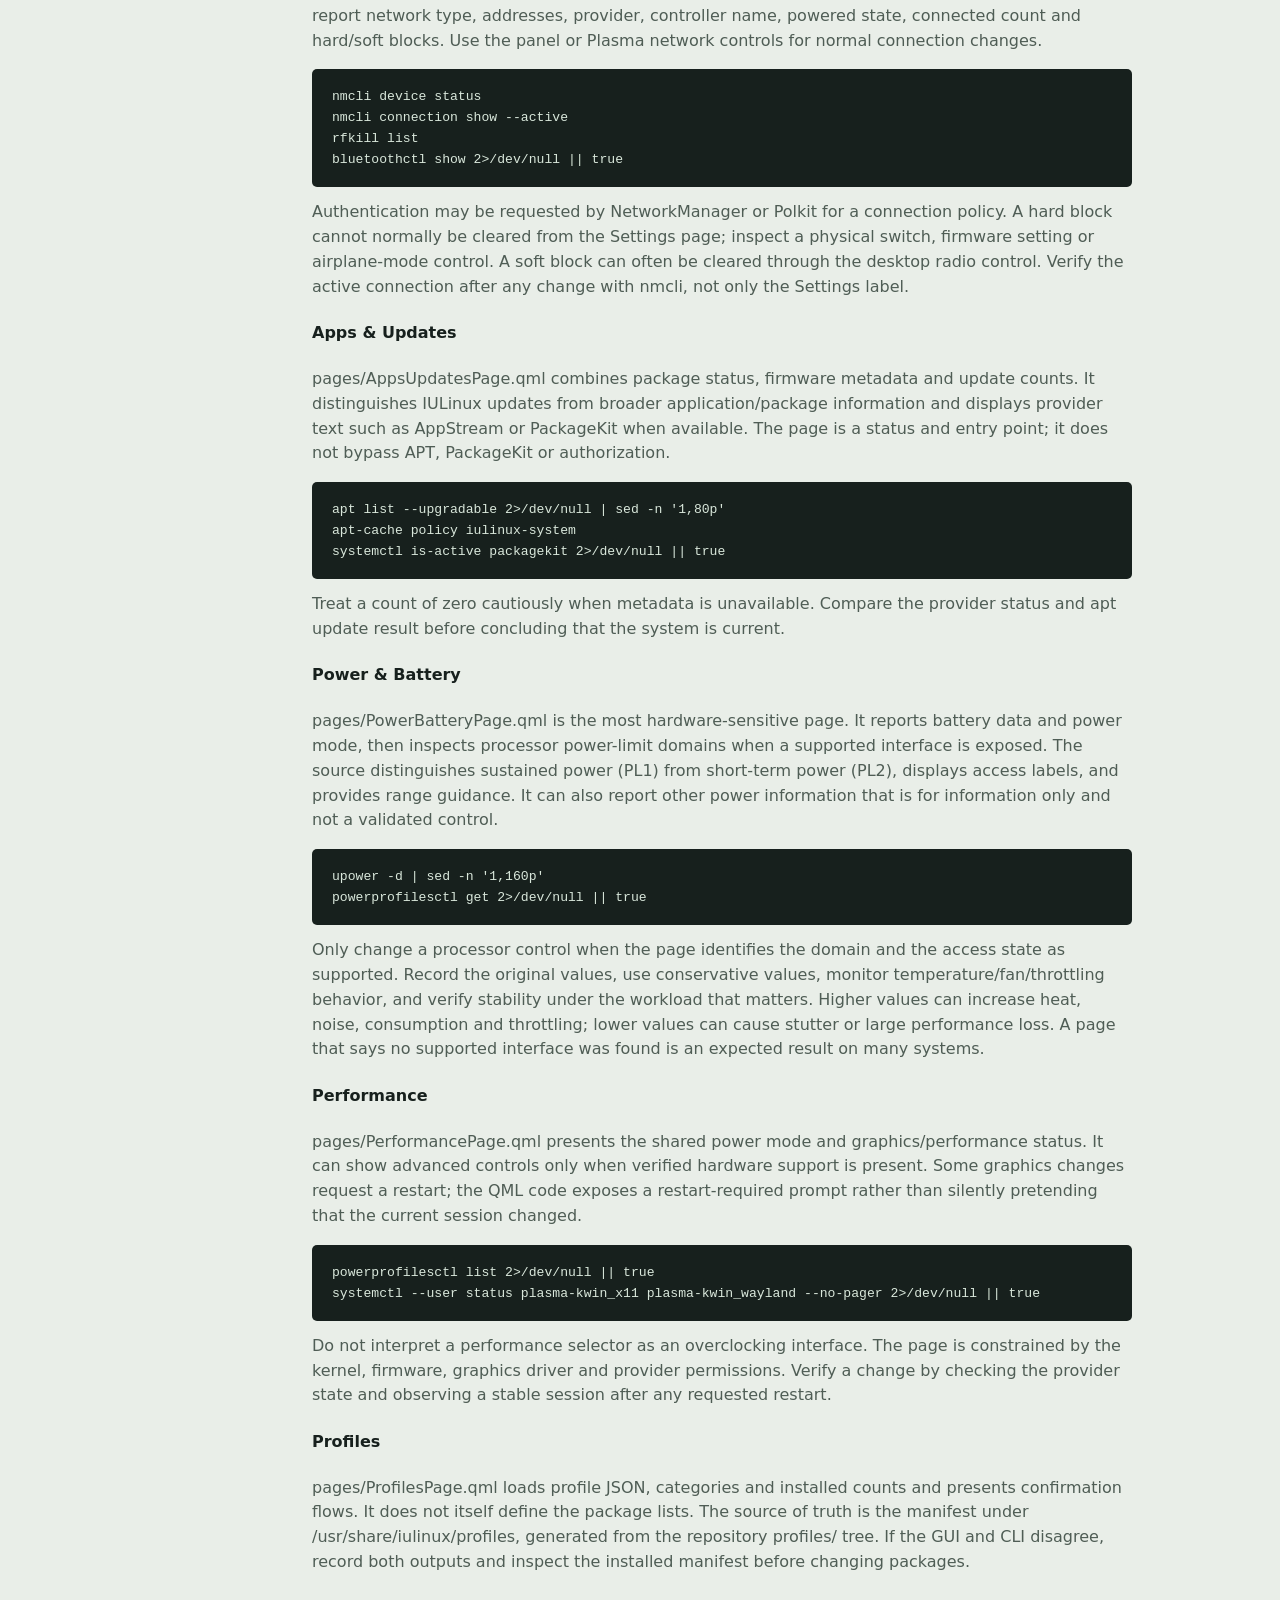
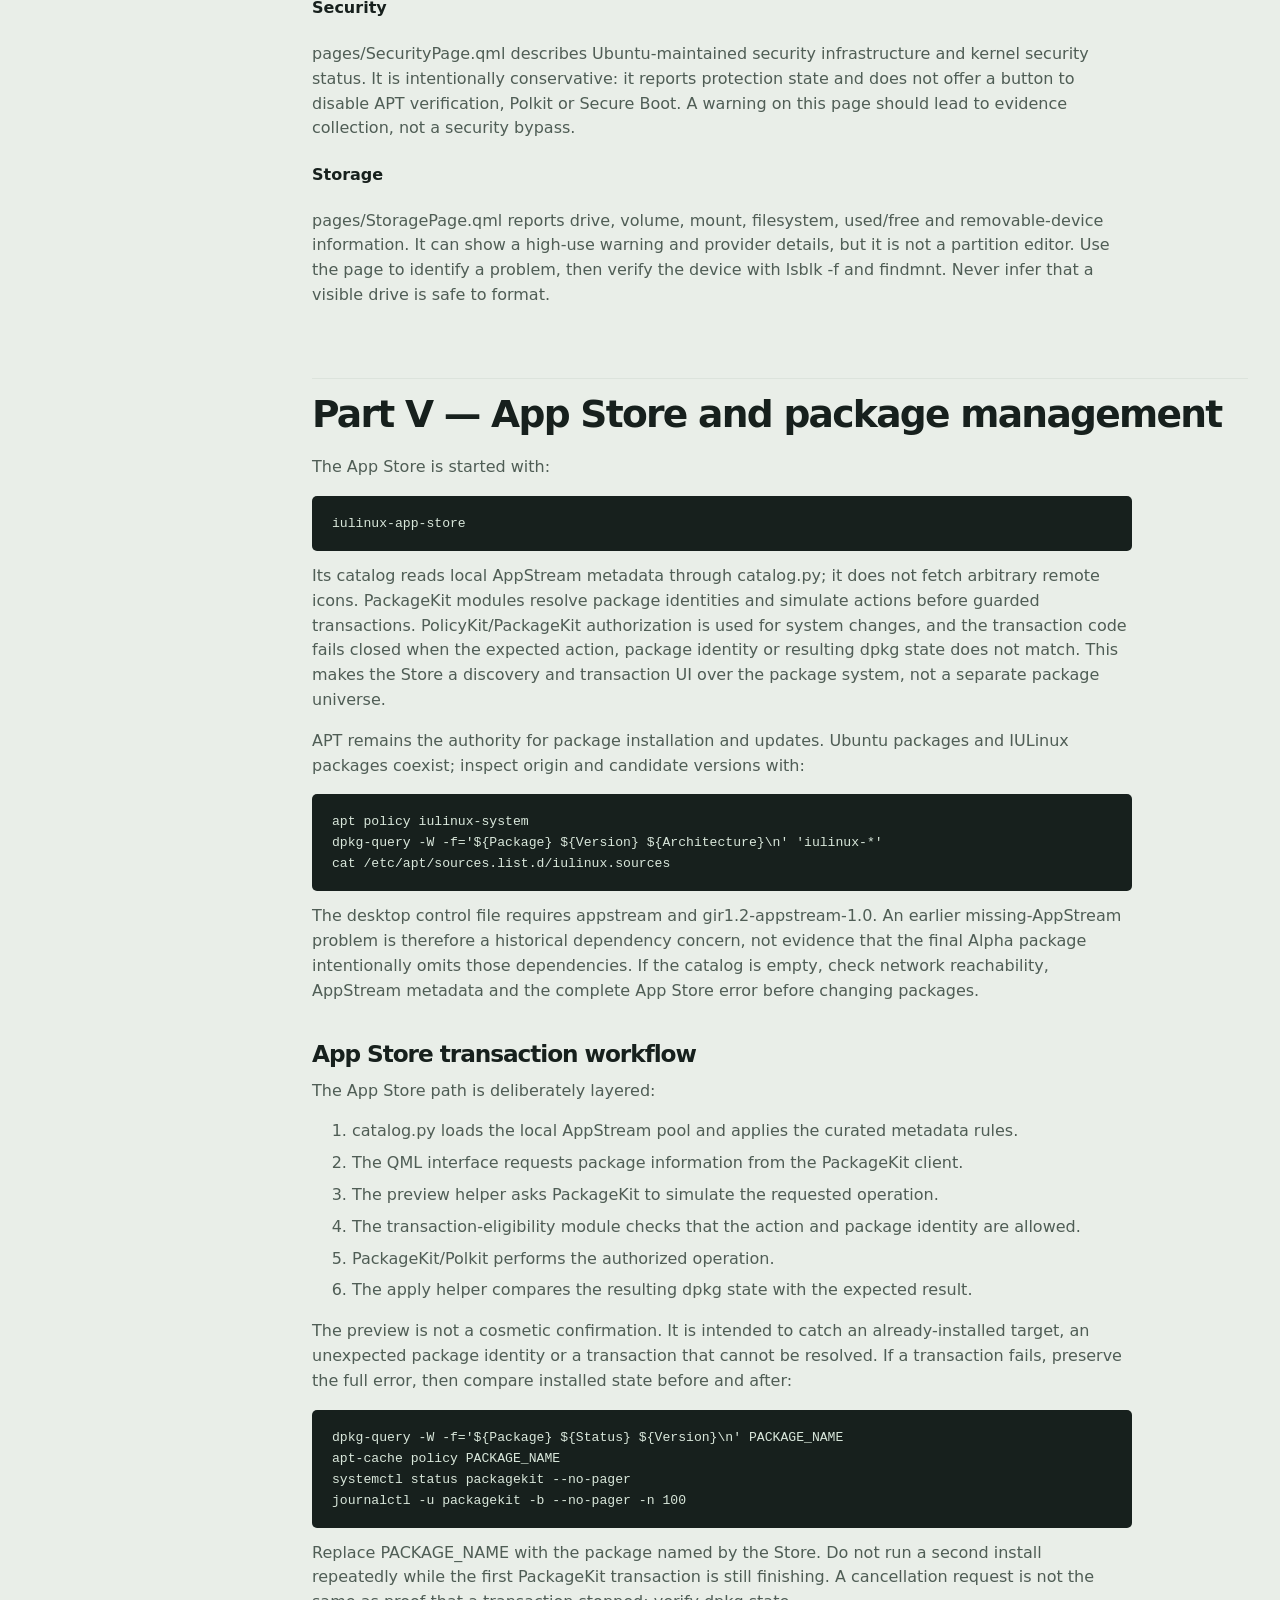
<file: handbook.html>
<!doctype html><html lang="en"><head><meta charset="utf-8"><meta name="viewport" content="width=device-width,initial-scale=1"><meta name="description" content="IULinux 0.1 Alpha 1 technical and user handbook"><title>IULinux Handbook — 0.1 Alpha 1</title><link rel="icon" href="assets/iulinux-mark.png" type="image/png"><link rel="stylesheet" href="styles.css"><link rel="stylesheet" href="overrides.css"><style>.handbook-hero{background:var(--green-dark);color:#edf4ec;padding:70px 0 62px}.handbook-hero h1{font-size:clamp(2.8rem,6vw,5.2rem);max-width:850px}.handbook-hero p{max-width:720px;color:#b6cbb9;font-size:1.12rem}.handbook-layout{display:grid;grid-template-columns:220px 1fr;gap:60px;padding:64px 0}.toc{position:sticky;top:20px;align-self:start;border-top:2px solid var(--green);padding-top:16px}.toc strong{display:block;margin-bottom:10px}.toc a{display:block;color:var(--muted);font-size:.83rem;text-decoration:none;padding:6px 0}.handbook-content{min-width:0}.handbook-content h2{font-size:2.35rem;margin-top:4.4rem;padding-top:1rem;border-top:1px solid var(--line)}.handbook-content h3{font-size:1.45rem;margin-top:2.4rem}.handbook-content p,.handbook-content li{max-width:820px;color:#4f5d55}.handbook-content li{margin:7px 0}.handbook-content a{color:var(--green-deep);font-weight:650}.handbook-content pre{max-width:820px;background:#17201d;color:#d9e7db;padding:17px 20px;overflow:auto;border-radius:5px;font:.82rem/1.6 ui-monospace,SFMono-Regular,Menlo,monospace}.handbook-content code{font-family:ui-monospace,SFMono-Regular,Menlo,monospace;background:#e8f0e7;padding:.12em .3em;border-radius:3px}.handbook-content pre code{background:transparent;padding:0}.callout{max-width:820px;background:#fff5d9;border-left:4px solid #a77914;padding:16px 18px;margin:20px 0}.handbook-content figure{max-width:820px;margin:24px 0}.handbook-content figure img{display:block;max-width:100%;height:auto;border:1px solid var(--line)}.handbook-content figcaption{font-size:.8rem;color:var(--muted);padding-top:7px}.table-wrap{overflow:auto;max-width:900px;margin:20px 0}.handbook-content table{border-collapse:collapse;width:100%;font-size:.9rem;background:#fff}.handbook-content th,.handbook-content td{border:1px solid var(--line);padding:10px;text-align:left;vertical-align:top}.handbook-content th{background:#e8f0e7;color:var(--ink)}@media(max-width:800px){.handbook-layout{grid-template-columns:1fr;gap:25px}.toc{position:static}.handbook-content h2{font-size:2rem}}</style></head><body><a class="skip-link" href="#handbook">Skip to handbook</a><header class="site-header"><a class="brand" href="index.html"><img class="brand-image" src="assets/iulinux-mark.png" alt=""><span>IULinux</span></a><nav class="site-nav" aria-label="Handbook navigation"><a href="index.html">Website</a><a href="assets/downloads/IULinux-0.1-Alpha-Handbook.pdf">Download PDF</a><a href="https://github.com/IrfanUruchi/IULinux">GitHub ↗</a></nav></header><section class="handbook-hero"><div class="section-wrap"><p class="eyebrow eyebrow-green">Technical Handbook / 0.1 Alpha 1</p><h1>Install, use, understand, contribute.</h1><p>A practical reference for installing, using, troubleshooting, and maintaining IULinux Alpha 1.</p></div></section><main id="handbook" class="section-wrap handbook-layout"><aside class="toc"><strong>Contents</strong><a href="#part-i-iulinux-and-alpha-1">Part I — IULinux and Alpha 1</a><a href="#part-ii-download-verification-and-installation">Part II — Download, verification and installation</a><a href="#part-iii-using-the-kde-desktop">Part III — Using the KDE desktop</a><a href="#part-iv-iulinux-settings">Part IV — IULinux Settings</a><a href="#part-v-app-store-and-package-management">Part V — App Store and package management</a><a href="#part-vi-optional-workstation-profiles">Part VI — Optional workstation profiles</a><a href="#part-vii-updates-security-and-troubleshooting">Part VII — Updates, security and troubleshooting</a><a href="#system-architecture-map">System architecture map</a><a href="#part-viii-developer-and-maintainer-reference">Part VIII — Developer and maintainer reference</a><a href="#release-record">Release record</a></aside><article class="handbook-content"><aside class="callout"><strong>Important:</strong> Revision 2026-10-23 · This handbook describes the inspected Alpha implementation. It is practical documentation, not a promise of universal hardware support.</aside><figure><img src="assets/screenshots/07-installer.png" alt="IULinux installer"><figcaption>IULinux installer</figcaption></figure><h2 id="part-i-iulinux-and-alpha-1">Part I — IULinux and Alpha 1</h2><p>IULinux is a KDE Plasma workstation distribution layered on Ubuntu 26.04 LTS Resolute for amd64. Ubuntu supplies the base archive, kernel, firmware packaging, initramfs, system services and much of the desktop platform. KDE supplies Plasma, the panel, launcher, Dolphin and the ordinary desktop configuration surfaces. IULinux adds the release and archive packages, desktop defaults, branded Calamares flow, IULinux Settings, the App Store integration, helper commands and optional profile manifests.</p><p>The current source calls the channel <font name="Courier">development</font> and the installed release <font name="Courier">0.1-dev</font>. The ISO builder uses the volume label <font name="Courier">IULINUX_DEV</font>. These are real remaining development identifiers in Alpha 1 and should be included in bug reports. The public release record identifies the published packages as <font name="Courier">iulinux-desktop 0.1~alpha1-10</font> and <font name="Courier">iulinux-system 0.1~alpha1-14</font>.</p><p>Alpha 1 is useful for testing the integrated system, but it is not a hardware certification. Graphics, Wi-Fi, Bluetooth, suspend, Secure Boot, NVIDIA behavior and power controls depend on the computer, firmware and kernel interfaces available on that machine. Keep a backup and test on hardware where reinstalling is acceptable.</p><h2 id="part-ii-download-verification-and-installation">Part II — Download, verification and installation</h2><h3 id="download-the-release">Download the release</h3><p>The published amd64 ISO is <link href="https://releases.irfanuruchi.in/IULinux-0.1-alpha1-amd64.iso" color="#3c6b37">IULinux-0.1-alpha1-amd64.iso</link>. The recorded size is <b>2,952,669,184 bytes</b>. Download the matching <link href="https://releases.irfanuruchi.in/IULinux-0.1-alpha1-amd64.iso.sha256" color="#3c6b37">SHA-256 file</link> from the same release host. The recorded digest is <font name="Courier">1d84879fb560819e331983a2b8cbac63051ff233a180f4e62bcf9cfe366f9604</font>.</p><h3 id="verify-on-linux">Verify on Linux</h3><pre><code>curl -LO https://releases.irfanuruchi.in/IULinux-0.1-alpha1-amd64.iso
curl -LO https://releases.irfanuruchi.in/IULinux-0.1-alpha1-amd64.iso.sha256
sha256sum --check IULinux-0.1-alpha1-amd64.iso.sha256</code></pre><p>The result should report <font name="Courier">OK</font>. If the checksum file uses a different filename or path, inspect it before running the check. A direct comparison is also useful:</p><pre><code>sha256sum IULinux-0.1-alpha1-amd64.iso</code></pre><h3 id="verify-on-macos">Verify on macOS</h3><pre><code>curl -LO https://releases.irfanuruchi.in/IULinux-0.1-alpha1-amd64.iso
curl -LO https://releases.irfanuruchi.in/IULinux-0.1-alpha1-amd64.iso.sha256
shasum -a 256 IULinux-0.1-alpha1-amd64.iso</code></pre><p>Compare the printed digest exactly with the published value. macOS Disk Utility can erase a disk, but copying an ISO as a normal file is not equivalent to writing bootable media; use a trusted image-writing tool or an appropriate raw-device workflow.</p><h3 id="verify-on-windows">Verify on Windows</h3><p>In PowerShell:</p><pre><code>Get-FileHash .\IULinux-0.1-alpha1-amd64.iso -Algorithm SHA256
Get-Content .\IULinux-0.1-alpha1-amd64.iso.sha256</code></pre><p>Compare the two 64-character values. Do not proceed when they differ.</p><h3 id="write-the-usb-and-boot-the-live-system">Write the USB and boot the live system</h3><p>Use a spare USB drive with enough capacity. The writing step destroys the selected device.</p><aside class="callout"><strong>Important:</strong> <b>Destructive operation:</b> replace <font name="Courier">/dev/sdX</font> below with the whole removable disk, not a partition. Verify the model and size twice. A wrong identifier will erase another disk.</aside><p>On Linux, identify the device before unmounting it:</p><pre><code>lsblk -o NAME,SIZE,MODEL,TRAN,MOUNTPOINTS
sudo umount /dev/sdX1
sudo dd if=IULinux-0.1-alpha1-amd64.iso of=/dev/sdX bs=4M status=progress conv=fsync
sync</code></pre><p>Use a graphical imaging tool on Windows or macOS if you do not already understand raw-device selection. Boot from the USB using the firmware boot menu. Hardware-specific boot options, Secure Boot enrollment and graphics initialization are not guaranteed by the ISO alone.</p><h3 id="install-with-calamares">Install with Calamares</h3><p>The inspected configuration shows Welcome, Locale, Keyboard, Partition, Users and Summary pages, followed by the installation sequence and a Finished page. Read the summary carefully. If you choose manual partitioning, identify the existing operating-system partitions and EFI System Partition before changing anything.</p><ol><li>Start the live session and open the IULinux installer prompt or <font name="Courier">iulinux-installer</font>.</li><li>Select language, region and keyboard layout.</li><li>Choose the installation disk or manual partitioning mode.</li><li>Review filesystem, mount-point and bootloader changes in Summary.</li><li>Create the user account and password.</li><li>Start installation and wait for the Finished page.</li><li>Reboot, remove the USB when firmware requests it, and sign in.</li><li>Open IULinux Settings, connect to the network, and apply updates after confirming repository state.</li></ol><p>The Calamares bootloader configuration uses the EFI identifier <font name="Courier">ubuntu</font> because Ubuntu signed GRUB expects the stock EFI/ubuntu location. It sets <font name="Courier">installEFIFallback: false</font>. This is a project configuration detail, not a claim that Secure Boot works on all firmware.</p><h3 id="identify-an-installed-system">Identify an installed system</h3><p>After first boot, collect identity without relying on a desktop label:</p><pre><code>cat /etc/iulinux-release
cat /etc/os-release
dpkg-query -W -f=&#x27;${Package} ${Version}\n&#x27; iulinux-release iulinux-system iulinux-desktop</code></pre><p>The expected Alpha source identity is <font name="Courier">IULinux 0.1-dev</font>, Ubuntu base <font name="Courier">26.04 LTS (Resolute)</font>, development channel. The published package line is more specific: <font name="Courier">iulinux-desktop 0.1~alpha1-10</font> and <font name="Courier">iulinux-system 0.1~alpha1-14</font>. If these disagree, record both outputs in a bug report; do not edit release files by hand.</p><h3 id="live-session-hardware-checks">Live-session hardware checks</h3><p>Before installing, verify the devices that matter for your intended use:</p><pre><code>uname -m
lsblk -o NAME,SIZE,MODEL,TRAN,MOUNTPOINTS
ip link
rfkill list</code></pre><p><font name="Courier">x86_64</font> confirms the target architecture. <font name="Courier">ip link</font> and <font name="Courier">rfkill</font> show whether a network device is visible and blocked; they do not prove that a particular Wi-Fi network will work. Test audio playback, suspend if practical, external displays, Bluetooth pairing and the installer itself in the live session. A live-session success is useful evidence but does not prove the installed system will behave identically.</p><h3 id="installation-decision-table">Installation decision table</h3><div class="table-wrap"><table><thead><tr><th>Situation</th><th>Safer choice</th><th>Reason</th></tr></thead><tbody><tr><td>Empty test disk</td><td>Automatic partitioning after confirming the disk</td><td>Fewer manual layout mistakes</td></tr><tr><td>Existing OS you must keep</td><td>Manual partitioning after a backup</td><td>You must preserve the existing filesystem and EFI entries</td></tr><tr><td>Unclear disk identifiers</td><td>Stop and inspect <font name="Courier">lsblk</font> again</td><td>Do not guess at a destructive target</td></tr><tr><td>Legacy BIOS-only machine</td><td>Confirm firmware mode and Alpha support first</td><td>The inspected Calamares configuration is built around UEFI/GRUB behavior</td></tr><tr><td>Secure Boot required for policy reasons</td><td>Test the target firmware with the live media before installation</td><td>Signed Ubuntu components do not guarantee every firmware path</td></tr></tbody></table></div><p>After installation, verify the mounted root and boot mode before making changes:</p><pre><code>test -f /etc/iulinux-release &amp;&amp; cat /etc/iulinux-release
test -d /sys/firmware/efi &amp;&amp; echo &#x27;UEFI session&#x27; || echo &#x27;non-UEFI session&#x27;
findmnt /boot /boot/efi 2&gt;/dev/null || true
systemctl --failed</code></pre><p>An empty failed-unit list is useful but not a complete health certificate. Investigate any failed unit before installing profiles or changing power settings.</p><h2 id="part-iii-using-the-kde-desktop">Part III — Using the KDE desktop</h2><p>The desktop package depends on Plasma Desktop and Plasma Workspace and supplies IULinux theme/defaults, panel layout, wallpaper, SDDM theme, Ptyxis and Resources defaults, widgets and helper integration. Use the application launcher to search installed programs; use the panel for pinned applications, notifications, network, audio and power controls.</p><h3 id="everyday-tasks">Everyday tasks</h3><ul><li><b>Files:</b> open Dolphin from the launcher or panel. Use the location bar for paths, split views for copying between directories, and the removable-device entry before ejecting media.</li><li><b>Network:</b> open the panel network control to select Wi-Fi or wired connections. Bluetooth availability depends on the adapter and kernel support.</li><li><b>Displays:</b> use Plasma Display Configuration for ordinary monitor arrangement, resolution and scale. IULinux Settings exposes the same detected display information in its Display page.</li><li><b>Audio:</b> use the panel volume control for quick changes. IULinux Settings reports current output/input devices and provider state.</li><li><b>Terminal:</b> Ptyxis is the configured terminal. Commands in this Handbook assume a normal user shell; commands beginning with <font name="Courier">sudo</font> request administrator access and should be read before execution.</li></ul><h3 id="what-comes-from-kde-and-what-iulinux-changes">What comes from KDE and what IULinux changes</h3><p>The application launcher, Plasma panel, Dolphin file manager, display configuration, ordinary network controls and desktop customization are KDE/Ubuntu facilities integrated by the IULinux desktop package. IULinux changes defaults around them: <font name="Courier">iulinux-desktop</font> supplies the global theme, panel layout, wallpaper, SDDM theme, desktop defaults, widgets, Ptyxis and Resources defaults. This distinction matters when diagnosing behavior. A Plasma setting may be documented upstream, while an IULinux-specific default or helper belongs in an IULinux bug report.</p><p>For a reproducible desktop report, record the session and package state:</p><pre><code>echo &quot;$XDG_CURRENT_DESKTOP / $XDG_SESSION_TYPE&quot;
plasmashell --version
dpkg-query -W -f=&#x27;${Package} ${Version}\n&#x27; plasma-desktop plasma-workspace iulinux-desktop</code></pre><p>Do not remove the IULinux desktop metapackage to experiment with an individual Plasma component. The package tracks the supported dependency set and may restore required defaults on later updates.</p><h2 id="part-iv-iulinux-settings">Part IV — IULinux Settings</h2><p>Launch the application with:</p><pre><code>iulinux-settings</code></pre><p>The QML navigation in <font name="Courier">overlay/usr/lib/iulinux/settings/Main.qml</font> implements the following pages. Values are observations from the running system/backend; unsupported hardware is shown as unavailable rather than made up.</p><div class="table-wrap"><table><thead><tr><th>Page</th><th>What it shows or controls</th><th>Persistence and caveats</th></tr></thead><tbody><tr><td>Overview</td><td>CPU, power mode, storage summary, battery/AC state and system identity</td><td>A summary; values depend on providers</td></tr><tr><td>Appearance</td><td>Theme, font and desktop appearance state</td><td>Changes use Plasma/KDE configuration and may persist</td></tr><tr><td>Display</td><td>Connected outputs, resolution, refresh and scale</td><td>Depends on the display service and GPU; apply changes carefully</td></tr><tr><td>Audio</td><td>Default output/input, volume, mute, ports, drivers and provider</td><td>Depends on the active audio service and devices</td></tr><tr><td>Input</td><td>Keyboard layout/model and detected mouse, touchpad, touchscreen and tablet counts</td><td>Reports Linux input devices; hardware controls may remain in Plasma</td></tr><tr><td>Network &amp; Bluetooth</td><td>Primary connection, addresses, Wi-Fi/network provider, Bluetooth controller and block state</td><td>Radio availability and permissions are hardware/kernel dependent</td></tr><tr><td>Apps &amp; Updates</td><td>App/package status, firmware metadata, AppStream/PackageKit status and update counts</td><td>Package transactions require system authorization and network/repository health</td></tr><tr><td>Power &amp; Battery</td><td>Battery details, power mode and processor power-limit information when exposed</td><td>Advanced limits are conditional, can increase heat/noise, and are not universal</td></tr><tr><td>Performance</td><td>Power mode, graphics/performance status and supported advanced controls</td><td>Supported hardware only; some changes may require a graphics restart</td></tr><tr><td>Profiles</td><td>Categories, installed counts and package-backed profile actions</td><td>Profiles are optional and can add substantial packages and disk use</td></tr><tr><td>Security</td><td>Ubuntu security infrastructure, kernel security and protection status</td><td>It does not replace firmware or application security review</td></tr><tr><td>Storage</td><td>Drives, volumes, mounts, filesystem and used/free summaries</td><td>Reports storage; it is not a disk partition editor</td></tr></tbody></table></div><p>The Power/Performance screens deliberately describe processor limits as conditional. The source warns that higher limits can increase temperature, fan noise and consumption; extreme or unsupported ranges may reduce stability. If the page says no supported processor power-limit interface was identified, leave firmware/kernel ownership unchanged. A capability can be visible for information without being a validated control.</p><h3 id="page-by-page-behavior">Page-by-page behavior</h3><p><b>Overview</b> combines backend identity, CPU description, power mode, storage totals and battery/AC information into a dashboard. It is a summary view; it does not own every underlying setting. A stale value should be compared with the provider command before reporting a Settings bug.</p><p><b>Appearance</b> reads the current desktop appearance state and exposes the supported theme/font controls implemented by <font name="Courier">AppearanceDesktopPage.qml</font>. It delegates persistence to KDE configuration rather than maintaining a second IULinux-only theme database. If the visual change disappears after logout, compare the KDE configuration and check whether the session can write the user configuration directory.</p><p><b>Display</b> reports connected outputs, titles, resolution, refresh rate and scale. The page describes the Plasma display service as its configuration path. A monitor that is physically detected but absent from the page is a display-stack or GPU/provider issue; use <font name="Courier">kscreen-doctor -o</font> where available and capture the output before changing modes.</p><p><b>Audio</b> reports the default output and input, volume, mute state, ports, driver/state fields, provider name and device counts. It can show that no output or microphone is currently available. The page does not replace the desktop audio mixer; use <font name="Courier">pactl</font> and the panel controls to distinguish a missing device from a muted device.</p><p><b>Input</b> reports keyboard model/layout/variant/options and counts of mouse, touchpad, touchscreen, tablet and other devices. The source describes these as hardware exposed through the Linux input subsystem. It is primarily diagnostic; advanced per-device tuning remains in the desktop/input stack.</p><p><b>Network &amp; Bluetooth</b> reports the primary network, addresses, provider, Bluetooth controller, powered state, connected-device count and hard/soft block state. A hard block generally requires a hardware switch or firmware change; a soft block can often be changed through the normal desktop controls. The page cannot create a Bluetooth controller or network device that the kernel does not expose.</p><p><b>Apps &amp; Updates</b> combines application/package status, firmware metadata and IULinux update counts. Its text explicitly identifies AppStream and PackageKit when those providers are available. Package operations remain authorization-gated and should be verified with APT/dpkg after the UI reports completion.</p><p><b>Power &amp; Battery</b> reports battery details, mode and processor power-domain information. When a supported processor interface is detected, the page exposes sustained and short-term limits with range guidance. The source warns about heat, fan noise, throttling, reduced responsiveness and stability; values are not portable between CPUs.</p><p><b>Performance</b> presents power mode and graphics/performance status and can surface advanced controls only when verified hardware support exists. A graphics restart prompt is a state transition; save work first and confirm the session returns normally. Do not interpret a visible slider as proof of safe overclocking.</p><p><b>Profiles</b> loads JSON profile state and organizes available profiles by category. The page shows installed counts and confirmation flows, but package resolution is still handled by the profile/package backend. A profile card is not proof that every package is available on the current mirror.</p><p><b>Security</b> reports the Ubuntu security infrastructure and kernel security state exposed by the backend. It is a status surface, not an antivirus replacement or a policy editor. Keep APT signatures, privilege boundaries and Ubuntu protections enabled while diagnosing other pages.</p><p><b>Storage</b> reports physical drives, volumes, mounts, filesystem information, used/free totals and removable counts. It is not a partition editor and should not be treated as permission to format or repair a device. Use <font name="Courier">lsblk -f</font>, <font name="Courier">findmnt</font> and backups before any destructive storage operation.</p><h3 id="settings-page-diagnostic-reference">Settings page diagnostic reference</h3><p>The following checks correspond to the data providers used by the QML pages. They are read-only unless explicitly marked otherwise.</p><div class="table-wrap"><table><thead><tr><th>Page</th><th>Useful check</th><th>Interpretation</th></tr></thead><tbody><tr><td>Overview</td><td><font name="Courier">uname -a</font>, <font name="Courier">df -h /</font></td><td>Confirms kernel and root storage context shown in the summary</td></tr><tr><td>Appearance</td><td><font name="Courier">kreadconfig6 --file kdeglobals --group General</font></td><td>Shows KDE configuration values; do not edit while diagnosing a theme issue</td></tr><tr><td>Display</td><td><font name="Courier">kscreen-doctor -o</font> when available</td><td>Reports outputs and modes exposed to Plasma; availability varies</td></tr><tr><td>Audio</td><td><font name="Courier">pactl info</font>, <font name="Courier">pactl list short sinks</font></td><td>Shows the audio server and visible output devices</td></tr><tr><td>Input</td><td><font name="Courier">lsusb</font>, <font name="Courier">libinput list-devices</font> when installed</td><td>Shows physical devices and input-stack exposure</td></tr><tr><td>Network &amp; Bluetooth</td><td><font name="Courier">nmcli device</font>, <font name="Courier">rfkill list</font>, <font name="Courier">bluetoothctl show</font></td><td>Separates NetworkManager visibility, radio blocks and Bluetooth controller state</td></tr><tr><td>Apps &amp; Updates</td><td><font name="Courier">apt-cache policy</font>, <font name="Courier">systemctl status packagekit</font></td><td>Separates repository/package state from the Store UI</td></tr><tr><td>Power &amp; Battery</td><td><font name="Courier">upower -d</font>, <font name="Courier">powerprofilesctl get</font></td><td>Reports provider state; it does not expose every firmware limit</td></tr><tr><td>Performance</td><td><font name="Courier">powerprofilesctl list</font>, GPU helper output</td><td>A missing provider is a capability limitation, not necessarily a failure</td></tr><tr><td>Profiles</td><td><font name="Courier">iulinux-profile --help</font>, <font name="Courier">iulinux-profile list</font></td><td>Confirms the installed command and manifest visibility</td></tr><tr><td>Security</td><td><font name="Courier">apt policy</font>, <font name="Courier">systemctl --failed</font></td><td>Confirms package trust path and failed service state</td></tr><tr><td>Storage</td><td><font name="Courier">lsblk -f</font>, <font name="Courier">findmnt</font></td><td>Distinguishes a visible disk from a mounted filesystem</td></tr></tbody></table></div><p>If a page reports an unavailable provider, capture the page text and the corresponding check. Do not substitute a guessed value or describe an unsupported control as persistent. Settings that delegate to Plasma or a system service generally persist through that service; this should be verified on the target machine rather than assumed from the QML page alone. Actions that request a graphics restart or administrator authorization should be treated as state-changing operations.</p><h3 id="settings-implementation-notes-and-safe-use">Settings implementation notes and safe use</h3><figure><img src="assets/screenshots/03-settings.png" alt="IULinux Settings overview showing the shared navigation and system summary"><figcaption>IULinux Settings overview showing the shared navigation and system summary</figcaption></figure><p>Figure — The authentic IULinux Settings overview, included to show the documented page layout and status-oriented controls.</p><p>The Settings window is assembled by <font name="Courier">overlay/usr/lib/iulinux/settings/Main.qml</font>. Its page list is not a placeholder: the file creates page instances for Overview, Performance, Display, Power &amp; Battery, Network &amp; Bluetooth, Audio, Appearance, Input, Storage, Apps &amp; Updates, Profiles, Security and About. Each page receives a shared backend object from <font name="Courier">overlay/usr/lib/iulinux/settings/main.py</font>. The QML pages format provider JSON and expose the controls that the backend advertises.</p><h4 id="overview">Overview</h4><p>Open Overview immediately after installation to establish a baseline. Record the CPU description, current power mode, storage total/free values, number of drives, battery/AC state and the identity information shown. These fields are informational summaries. They are useful for comparing a live report with commands, but the Overview page is not the authority for changing the power mode or partitioning storage.</p><pre><code>uname -m
df -h /
upower -d | sed -n &#x27;1,100p&#x27;</code></pre><p>If storage is shown as unavailable, first check whether <font name="Courier">/</font> is mounted and whether the storage provider returned data. If the CPU description is generic, record the kernel and architecture; do not infer a missing CPU feature from a display label.</p><h4 id="appearance">Appearance</h4><p>Appearance reads the desktop appearance state and exposes the controls implemented in <font name="Courier">pages/AppearanceDesktopPage.qml</font>. The page can show the active theme and font information and uses KDE configuration for the resulting desktop state. The page does not install arbitrary themes or maintain a separate theme database. A change that survives logout is a KDE configuration result; a change that reverts should be diagnosed with the user configuration and session logs.</p><pre><code>printf &#x27;KDE session: %s\n&#x27; &quot;$XDG_CURRENT_DESKTOP&quot;
test -d &quot;$HOME/.config&quot; &amp;&amp; echo &#x27;user configuration directory exists&#x27;
kreadconfig6 --file kdeglobals --group General 2&gt;/dev/null || true</code></pre><p>The command is read-only. Do not edit KDE configuration files while comparing a Settings result unless you have a backup and a specific recovery plan.</p><h4 id="display">Display</h4><p>Display uses <font name="Courier">pages/DisplayPage.qml</font> and the backend display report to list connected outputs, resolution, refresh and scale. Select only modes shown by the page or Plasma display configuration. A display change can be immediately visible and may require a session or graphics restart; save work before applying it.</p><pre><code>kscreen-doctor -o 2&gt;&amp;1 || true
journalctl -b --no-pager | rg -i &#x27;drm|modeset|kwin|display&#x27; | tail -80</code></pre><p>The first command is diagnostic and may not be installed in every session. If an output appears in <font name="Courier">xrandr</font> or kernel logs but not in the Settings page, report the provider output and GPU/firmware details. IULinux does not guarantee a mode that the kernel or monitor rejects.</p><h4 id="audio">Audio</h4><p>Audio uses the provider JSON exposed to <font name="Courier">pages/AudioPage.qml</font>. It reports the default output and input, volume/mute, ports, device counts, server/provider and state/driver fields. The page can explain that no output or input is available; that is different from a muted or misrouted output.</p><pre><code>pactl info 2&gt;/dev/null | sed -n &#x27;1,40p&#x27;
pactl list short sinks 2&gt;/dev/null || true
pactl list short sources 2&gt;/dev/null || true</code></pre><p>Use the panel mixer to select an output before changing application settings. If the provider is absent, preserve the <font name="Courier">pactl</font> error and journal output. The Settings page does not promise that every HDMI codec, USB headset or Bluetooth profile is available.</p><h4 id="input">Input</h4><p>Input reads the keyboard and device counts exposed by the Linux input provider. It can show keyboard model/layout/variant/options and counts for mouse, touchpad, touchscreen, tablet and other devices. These are mostly informational fields; the page does not replace Plasma's keyboard or touchpad configuration.</p><pre><code>libinput list-devices 2&gt;/dev/null || true
lsusb</code></pre><p>A device count of zero can be normal on a desktop without that class of hardware. A built-in keyboard missing from both the page and <font name="Courier">libinput</font> is a kernel/firmware/input-stack problem, not a reason to invent a Settings value.</p><h4 id="network-bluetooth">Network &amp; Bluetooth</h4><p><font name="Courier">pages/NetworkBluetoothPage.qml</font> separates primary network information from Bluetooth state. It can report network type, addresses, provider, controller name, powered state, connected count and hard/soft blocks. Use the panel or Plasma network controls for normal connection changes.</p><pre><code>nmcli device status
nmcli connection show --active
rfkill list
bluetoothctl show 2&gt;/dev/null || true</code></pre><p>Authentication may be requested by NetworkManager or Polkit for a connection policy. A hard block cannot normally be cleared from the Settings page; inspect a physical switch, firmware setting or airplane-mode control. A soft block can often be cleared through the desktop radio control. Verify the active connection after any change with <font name="Courier">nmcli</font>, not only the Settings label.</p><h4 id="apps-updates">Apps &amp; Updates</h4><p><font name="Courier">pages/AppsUpdatesPage.qml</font> combines package status, firmware metadata and update counts. It distinguishes IULinux updates from broader application/package information and displays provider text such as AppStream or PackageKit when available. The page is a status and entry point; it does not bypass APT, PackageKit or authorization.</p><pre><code>apt list --upgradable 2&gt;/dev/null | sed -n &#x27;1,80p&#x27;
apt-cache policy iulinux-system
systemctl is-active packagekit 2&gt;/dev/null || true</code></pre><p>Treat a count of zero cautiously when metadata is unavailable. Compare the provider status and <font name="Courier">apt update</font> result before concluding that the system is current.</p><h4 id="power-battery">Power &amp; Battery</h4><p><font name="Courier">pages/PowerBatteryPage.qml</font> is the most hardware-sensitive page. It reports battery data and power mode, then inspects processor power-limit domains when a supported interface is exposed. The source distinguishes sustained power (PL1) from short-term power (PL2), displays access labels, and provides range guidance. It can also report other power information that is for information only and not a validated control.</p><pre><code>upower -d | sed -n &#x27;1,160p&#x27;
powerprofilesctl get 2&gt;/dev/null || true</code></pre><p>Only change a processor control when the page identifies the domain and the access state as supported. Record the original values, use conservative values, monitor temperature/fan/throttling behavior, and verify stability under the workload that matters. Higher values can increase heat, noise, consumption and throttling; lower values can cause stutter or large performance loss. A page that says no supported interface was found is an expected result on many systems.</p><h4 id="performance">Performance</h4><p><font name="Courier">pages/PerformancePage.qml</font> presents the shared power mode and graphics/performance status. It can show advanced controls only when verified hardware support is present. Some graphics changes request a restart; the QML code exposes a restart-required prompt rather than silently pretending that the current session changed.</p><pre><code>powerprofilesctl list 2&gt;/dev/null || true
systemctl --user status plasma-kwin_x11 plasma-kwin_wayland --no-pager 2&gt;/dev/null || true</code></pre><p>Do not interpret a performance selector as an overclocking interface. The page is constrained by the kernel, firmware, graphics driver and provider permissions. Verify a change by checking the provider state and observing a stable session after any requested restart.</p><h4 id="profiles">Profiles</h4><p><font name="Courier">pages/ProfilesPage.qml</font> loads profile JSON, categories and installed counts and presents confirmation flows. It does not itself define the package lists. The source of truth is the manifest under <font name="Courier">/usr/share/iulinux/profiles</font>, generated from the repository <font name="Courier">profiles/</font> tree. If the GUI and CLI disagree, record both outputs and inspect the installed manifest before changing packages.</p><h4 id="security">Security</h4><p><font name="Courier">pages/SecurityPage.qml</font> describes Ubuntu-maintained security infrastructure and kernel security status. It is intentionally conservative: it reports protection state and does not offer a button to disable APT verification, Polkit or Secure Boot. A warning on this page should lead to evidence collection, not a security bypass.</p><h4 id="storage">Storage</h4><p><font name="Courier">pages/StoragePage.qml</font> reports drive, volume, mount, filesystem, used/free and removable-device information. It can show a high-use warning and provider details, but it is not a partition editor. Use the page to identify a problem, then verify the device with <font name="Courier">lsblk -f</font> and <font name="Courier">findmnt</font>. Never infer that a visible drive is safe to format.</p><h2 id="part-v-app-store-and-package-management">Part V — App Store and package management</h2><p>The App Store is started with:</p><pre><code>iulinux-app-store</code></pre><p>Its catalog reads local AppStream metadata through <font name="Courier">catalog.py</font>; it does not fetch arbitrary remote icons. PackageKit modules resolve package identities and simulate actions before guarded transactions. PolicyKit/PackageKit authorization is used for system changes, and the transaction code fails closed when the expected action, package identity or resulting dpkg state does not match. This makes the Store a discovery and transaction UI over the package system, not a separate package universe.</p><p>APT remains the authority for package installation and updates. Ubuntu packages and IULinux packages coexist; inspect origin and candidate versions with:</p><pre><code>apt policy iulinux-system
dpkg-query -W -f=&#x27;${Package} ${Version} ${Architecture}\n&#x27; &#x27;iulinux-*&#x27;
cat /etc/apt/sources.list.d/iulinux.sources</code></pre><p>The desktop control file requires <font name="Courier">appstream</font> and <font name="Courier">gir1.2-appstream-1.0</font>. An earlier missing-AppStream problem is therefore a historical dependency concern, not evidence that the final Alpha package intentionally omits those dependencies. If the catalog is empty, check network reachability, AppStream metadata and the complete App Store error before changing packages.</p><h3 id="app-store-transaction-workflow">App Store transaction workflow</h3><p>The App Store path is deliberately layered:</p><ol><li><font name="Courier">catalog.py</font> loads the local AppStream pool and applies the curated metadata rules.</li><li>The QML interface requests package information from the PackageKit client.</li><li>The preview helper asks PackageKit to simulate the requested operation.</li><li>The transaction-eligibility module checks that the action and package identity are allowed.</li><li>PackageKit/Polkit performs the authorized operation.</li><li>The apply helper compares the resulting dpkg state with the expected result.</li></ol><p>The preview is not a cosmetic confirmation. It is intended to catch an already-installed target, an unexpected package identity or a transaction that cannot be resolved. If a transaction fails, preserve the full error, then compare installed state before and after:</p><pre><code>dpkg-query -W -f=&#x27;${Package} ${Status} ${Version}\n&#x27; PACKAGE_NAME
apt-cache policy PACKAGE_NAME
systemctl status packagekit --no-pager
journalctl -u packagekit -b --no-pager -n 100</code></pre><p>Replace <font name="Courier">PACKAGE_NAME</font> with the package named by the Store. Do not run a second install repeatedly while the first PackageKit transaction is still finishing. A cancellation request is not the same as proof that a transaction stopped; verify dpkg state.</p><p>If the catalog is empty, distinguish three cases: AppStream metadata is absent or stale; the AppStream library cannot be imported; or the network/repository is unavailable for package resolution. The Store cannot manufacture metadata for a package that is not present in the local catalog.</p><p>For normal updates, keep Ubuntu and IULinux signature verification enabled:</p><pre><code>sudo apt update
sudo apt full-upgrade
iulinux-update</code></pre><p>Use the smaller <font name="Courier">apt policy</font> and <font name="Courier">dpkg-query</font> checks first when diagnosing an unexpected update.</p><h3 id="app-store-workflow-diagram">App Store workflow diagram</h3><figure><img src="assets/screenshots/02-appstore.png" alt="IULinux App Store showing application discovery and package actions"><figcaption>IULinux App Store showing application discovery and package actions</figcaption></figure><p>Figure — The authentic IULinux App Store view; package identity, metadata and transaction state remain backed by AppStream, PackageKit and dpkg.</p><pre><code>User search
    |
    v
AppStream pool -- missing/invalid metadata --&gt; catalog error
    | component/package identity
    v
PackageKit resolver -- cannot resolve --&gt; preview error
    | simulated action and exact package identity
    v
Eligibility check -- mismatch/unsafe --&gt; fail closed
    | allowed install/remove request
    v
Polkit authorization -&gt; PackageKit transaction -&gt; dpkg state
                                                     |
                                                     v
                                       apply-stage verification</code></pre><p>The arrows are boundaries, not interchangeable implementations. AppStream describes applications and metadata; PackageKit resolves and executes package transactions; Polkit authorizes privileged operations; dpkg records installed state; APT supplies the repository and dependency solver underneath the PackageKit APT backend.</p><h3 id="user-workflow-install-and-remove">User workflow: install and remove</h3><p>Open <font name="Courier">iulinux-app-store</font> from the launcher or a terminal. Search for an application name and read its description, package identity and installation state. Select an uninstalled result to request a preview. The preview can reject an already-installed package, an invalid identity or a PackageKit resolution error. If the preview is valid, confirm the requested action and complete the Polkit prompt when the desktop asks for authorization.</p><p>Completion requires more than a progress bar reaching the end. Reopen the application entry, confirm its state, and compare the package record:</p><pre><code>dpkg-query -W -f=&#x27;${Package} ${Status} ${Version}\\n&#x27; PACKAGE_NAME
apt-cache policy PACKAGE_NAME</code></pre><p>To remove an application, use the Store's remove action when available and read the transaction summary. Never remove a package merely because its display name resembles a base component. If the action proposes removing <font name="Courier">iulinux-system</font>, <font name="Courier">iulinux-desktop</font>, Plasma or the network stack, cancel and inspect package relationships with <font name="Courier">apt-cache depends</font> and <font name="Courier">apt-cache rdepends</font>.</p><h3 id="engineering-behavior-and-failure-states">Engineering behavior and failure states</h3><p><font name="Courier">catalog.py</font> creates an AppStream pool and filters the local catalog. It prefers local cached icons and records provider information. <font name="Courier">packagekit_client.py</font> resolves the requested package through PackageKit and returns backend/package identity data. <font name="Courier">packagekit_preview.py</font> uses PackageKit simulation and validates the returned transaction. <font name="Courier">transaction_eligibility.py</font> performs fail-closed checks for interactive actions. <font name="Courier">packagekit_apply.py</font> waits for completion, treats cancellation as a request rather than a forced kill, reports transaction errors, and checks that the resulting dpkg state matches the expected action.</p><p>An error can occur before authorization, during authorization, during PackageKit execution, or during post-transaction verification. Classify it before attempting recovery. The repository tests <font name="Courier">tests/test-appstore-transaction-lifecycle.py</font> and <font name="Courier">tests/test-appstore-transaction-safety.py</font> exercise transaction state and safety behavior without requiring a production package operation.</p><p>When a transaction is interrupted, do not launch another transaction immediately. Inspect:</p><pre><code>dpkg --audit
ps -ef | rg &#x27;packagekit|apt|dpkg&#x27; || true
journalctl -u packagekit -b --no-pager -n 120</code></pre><p>If dpkg reports interrupted configuration, preserve the full error before considering <font name="Courier">sudo dpkg --configure -a</font>. That command changes package state; it is not a harmless information query. Follow it only with a conditional <font name="Courier">sudo apt -f install</font> when dependency output identifies a repair path, then verify with <font name="Courier">dpkg --audit</font> and the original package query.</p><h2 id="part-vi-optional-workstation-profiles">Part VI — Optional workstation profiles</h2><p>Profiles are read from <font name="Courier">/usr/share/iulinux/profiles</font> after the overlay is applied. The source checkout contains 23 manifests; <font name="Courier">creative</font> is hidden and <font name="Courier">gaming-emulation</font> is a child of <font name="Courier">gaming</font>. Package availability should be confirmed against the configured repositories before installation.</p><div class="table-wrap"><table><thead><tr><th>Profile</th><th>Work area and packages</th><th>Maturity / cautions</th></tr></thead><tbody><tr><td>AI</td><td><font name="Courier">pipx</font>, numerical libraries, <font name="Courier">llama.cpp</font> backends</td><td>Optional local inference foundation; hardware/runtime dependent</td></tr><tr><td>Cloud / DevOps</td><td>Ansible, AWS CLI, Skopeo, Buildah, Netavark</td><td>Repository packages; container networking needs review</td></tr><tr><td>Mobile Development</td><td>ADB, Fastboot, OpenJDK 21, scrcpy</td><td>Device permissions and USB hardware apply</td></tr><tr><td>Embedded Engineering</td><td>ARM GCC, multiarch GDB, OpenOCD, DFU, AVRDUDE, serial tools</td><td>Board/debugger dependent</td></tr><tr><td>FPGA / Digital Design</td><td>Icarus, Verilator, GHDL, Yosys, GTKWave, nextpnr, openFPGALoader</td><td>Board/toolchain support varies</td></tr><tr><td>Audio Editing</td><td>Audacity</td><td>Single-package focused profile</td></tr><tr><td>Media Tools</td><td>FFmpeg and MediaInfo</td><td>Conversion/inspection tools</td></tr><tr><td>Photography</td><td>Darktable</td><td>RAW workflow; camera/codec support varies</td></tr><tr><td>Video Editing</td><td>Kdenlive and Frei0r</td><td>GPU/codec behavior varies</td></tr><tr><td>Video Transcoding</td><td>HandBrake</td><td>Encoding support depends on hardware and codecs</td></tr><tr><td>Digital Painting</td><td>Krita</td><td>Application package</td></tr><tr><td>Image Editing</td><td>GIMP</td><td>Application package</td></tr><tr><td>Vector Graphics</td><td>Inkscape</td><td>Application package</td></tr><tr><td>Publishing</td><td>Scribus</td><td>Application package</td></tr><tr><td>2D CAD</td><td>LibreCAD</td><td>Application package</td></tr><tr><td>Parametric Design</td><td>OpenSCAD</td><td>Application package</td></tr><tr><td>3D Design &amp; Rendering</td><td>Blender</td><td>GPU/render backend dependent</td></tr><tr><td>Interior &amp; Space Planning</td><td>Sweet Home 3D</td><td>Application/runtime support varies</td></tr><tr><td>Gaming</td><td>Steam Installer, GameMode, MangoHud, Gamescope, vkBasalt</td><td>Do not infer game compatibility from installability</td></tr><tr><td>Classic Emulation</td><td>ScummVM, Flatpak</td><td>No ROMs, BIOS, keys or firmware are included; optional Flathub setup is user-controlled</td></tr><tr><td>Penetration Testing</td><td>Nmap, Wireshark, tcpdump</td><td>Use only on systems and networks you are authorized to test</td></tr><tr><td>Android Security Research</td><td>ADB, Fastboot, platform-tools-common, apktool</td><td>Use only with owned/authorized devices and applications</td></tr><tr><td>Hermes Agent (Setup Tools)</td><td>Git, curl, xz-utils, ripgrep, FFmpeg</td><td>Installs prerequisites only; user installs Hermes separately</td></tr></tbody></table></div><p>The profile CLI is implemented in <font name="Courier">overlay/usr/bin/iulinux-profile</font>. Before relying on a subcommand, use the installed command's own help output because profile behavior and options are release-dependent:</p><pre><code>iulinux-profile --help
iulinux-profile list
iulinux-profile info PROFILE_ID</code></pre><p>The manifest <font name="Courier">packages.list</font> files are package inputs, not a promise that all packages are installed successfully on every mirror. Removing a profile removes packages selected by the profile workflow only when supported; review the command's plan and APT output before confirming.</p><h3 id="profile-verification-and-removal-precautions">Profile verification and removal precautions</h3><p>After a profile operation, verify the packages that the manifest names rather than trusting a success banner:</p><pre><code>iulinux-profile status PROFILE_ID
dpkg-query -W -f=&#x27;${Package} ${Status} ${Version}\n&#x27; PACKAGE_NAME
apt-mark showmanual | sort</code></pre><p>Use the profile's exact identifier from <font name="Courier">iulinux-profile list</font>. A profile may depend on Ubuntu package availability, architecture, device permissions, firmware, a compiler toolchain or a user-controlled external source. <font name="Courier">gaming-emulation</font> explicitly does not include game assets or firmware. <font name="Courier">hermes-agent</font> installs setup prerequisites only. <font name="Courier">creative</font> is hidden, and <font name="Courier">gaming-emulation</font> declares <font name="Courier">gaming</font> as its parent; neither fact should be presented as a separate default desktop capability.</p><p>Before removal, read the command help and plan. Package managers track dependencies shared by multiple applications, so removing a profile can leave packages installed or propose additional removals depending on the implementation and package marks. Review the transaction summary; never confirm a removal that includes the base desktop or <font name="Courier">iulinux-system</font>.</p><h3 id="profile-manifest-structure">Profile manifest structure</h3><p>Each visible profile directory contains <font name="Courier">profile.conf</font> and usually <font name="Courier">packages.list</font>. The configuration defines <font name="Courier">PROFILE_ID</font>, display name, description, default/optional tier and category. Some manifests add <font name="Courier">PROFILE_PARENT</font>; <font name="Courier">gaming-emulation</font> declares <font name="Courier">gaming</font> as its parent. <font name="Courier">creative</font> sets <font name="Courier">PROFILE_HIDDEN=true</font>, so it is source evidence but not necessarily a normal GUI choice. Package lists are grouped with comments for human review, but the package names are what the installer consumes.</p><p>The repository deliberately keeps some integrations conservative. The Gaming manifest selects Ubuntu packages such as Steam Installer, GameMode, MangoHud, Gamescope and vkBasalt. The Classic Emulation manifest selects ScummVM and Flatpak and explicitly states that DOSBox Staging and PPSSPP are not supplied by the configured Ubuntu APT repositories. It includes no game files, BIOS, firmware, keys or ROMs. The Hermes manifest installs prerequisites such as Git, curl, xz-utils, ripgrep and FFmpeg; it does not install Hermes or choose a model endpoint.</p><p>Profile selection should therefore be documented as a package operation, not as a finished workstation guarantee. For example, the Embedded manifest names <font name="Courier">gcc-arm-none-eabi</font>, <font name="Courier">gdb-multiarch</font>, <font name="Courier">openocd</font>, <font name="Courier">dfu-util</font>, <font name="Courier">avrdude</font>, <font name="Courier">picocom</font> and <font name="Courier">python3-serial</font>. That is a useful toolchain foundation, but board support, USB permissions, debugger firmware and project-specific build files remain external requirements. The FPGA manifest similarly supplies open-source HDL/synthesis/programming tools but cannot certify a particular FPGA board or vendor flow.</p><h3 id="profile-workflow-reference">Profile workflow reference</h3><figure><img src="assets/screenshots/04-profiles.png" alt="IULinux workstation profiles screen showing available profile cards"><figcaption>IULinux workstation profiles screen showing available profile cards</figcaption></figure><p>Figure — The authentic profiles screen; a profile card describes a package operation and is not proof that every package is available on the current mirror.</p><pre><code>profile.conf -&gt; identifier/category/description
packages.list -&gt; requested package names
        |
        v
iulinux-profile plan/status -&gt; review package resolution
        |
        v
APT transaction -&gt; dpkg installed state
        |
        v
status + dpkg-query + application launch -&gt; verification</code></pre><p>The installed command's usage text defines these subcommands:</p><pre><code>iulinux-profile list
iulinux-profile info &lt;profile&gt;
iulinux-profile plan &lt;profile&gt;
iulinux-profile status &lt;profile&gt;
sudo iulinux-profile install &lt;profile&gt;
sudo iulinux-profile remove &lt;profile&gt;</code></pre><p><font name="Courier">list</font>, <font name="Courier">info</font>, <font name="Courier">plan</font> and <font name="Courier">status</font> are read-only inspection paths. <font name="Courier">plan</font> prints explicit packages, whether a dynamic resolver exists, required architectures and the profile overlay path, then states that nothing changed. <font name="Courier">install</font> requires root, runs <font name="Courier">apt-get update</font> when package/architecture work is needed, adds requested foreign architectures, installs packages with <font name="Courier">--no-install-recommends</font>, refuses overlay collisions, records package and overlay state under <font name="Courier">/var/lib/iulinux/profiles</font>, and applies optional profile policy. <font name="Courier">remove</font> delegates to <font name="Courier">/usr/lib/iulinux/profile-remove</font>; inspect its installed state and proposed changes before confirming. If a command offers an action, review the complete APT summary before confirmation.</p><h2 id="part-vii-updates-security-and-troubleshooting">Part VII — Updates, security and troubleshooting</h2><p>The independent archive is <link href="https://irfanuruchi.github.io/iulinux-archive/" color="#3c6b37">irfanuruchi.github.io/iulinux-archive</link>. The repository package depends on <font name="Courier">iulinux-archive-keyring</font>; the source template uses <font name="Courier">Signed-By: /usr/share/keyrings/iulinux-archive-keyring.gpg</font>. The published fingerprint is <font name="Courier">40618C9D664202B859FCBA2109AFED799576C2EB</font>. Never disable signature verification to make an update succeed.</p><p>Use this troubleshooting pattern: <b>symptom → likely causes → safe checks → conditional fix → verification</b>.</p><div class="table-wrap"><table><thead><tr><th>Symptom</th><th>Safe checks</th><th>Conditional fix and verification</th></tr></thead><tbody><tr><td>APT update fails</td><td><font name="Courier">sudo apt update</font>, <font name="Courier">apt policy</font>, source file and keyring path</td><td>Correct the repository/keyring package only when output identifies it; rerun update and confirm no signature errors</td></tr><tr><td>Broken packages</td><td><font name="Courier">dpkg --audit</font>, <font name="Courier">sudo dpkg --configure -a</font> only after reading the failure</td><td><font name="Courier">sudo apt -f install</font> may change dependencies; rerun <font name="Courier">dpkg --audit</font> and inspect package versions</td></tr><tr><td>App Store catalog failure</td><td>Network, AppStream package, PackageKit service and full error</td><td>Repair the identified dependency/service; reopen the Store and verify catalog contents</td></tr><tr><td>Installer failure</td><td>Calamares log, storage layout, firmware mode and available disk</td><td>Correct the selected layout or firmware condition; rerun only after confirming the target disk</td></tr><tr><td>Display/graphics issue</td><td><font name="Courier">journalctl -b -p warning</font>, GPU/firmware details, whether live or installed</td><td>Use a supported Plasma/firmware path; verify a stable session before changing performance controls</td></tr><tr><td>Boot failure</td><td>Firmware boot entry, Secure Boot state, previous kernel and journal</td><td>Use recovery media and project-specific logs; do not delete EFI entries blindly</td></tr><tr><td>External disk mount unavailable</td><td><font name="Courier">lsblk -f</font>, <font name="Courier">findmnt</font>, <font name="Courier">journalctl -b</font></td><td>Check cable, filesystem and mount policy; do not format a disk as a first response</td></tr></tbody></table></div><p>For a bug report include the release identity, ISO checksum, hardware/GPU, firmware and Secure Boot state, whether the failure is live or installed, exact command, complete error, package versions and relevant logs with secrets removed. Ubuntu security protections and APT signatures should remain enabled.</p><h3 id="diagnostic-procedures">Diagnostic procedures</h3><h4 id="apt-signature-or-repository-failure">APT signature or repository failure</h4><p><b>Symptom →</b> <font name="Courier">apt update</font> reports a missing key, invalid signature, or an unexpected suite.</p><p><b>Diagnosis →</b> inspect the configured source and keyring without deleting either:</p><pre><code>cat /etc/apt/sources.list.d/iulinux.sources
ls -l /usr/share/keyrings/iulinux-archive-keyring.gpg
apt-cache policy iulinux-system</code></pre><p><b>Expected result →</b> the source uses the intended IULinux archive and <font name="Courier">Signed-By</font> keyring, and APT can identify a candidate package. <b>Safe resolution →</b> reinstall or update the repository/keyring packages from a trusted, already configured source, or report the mismatch. <b>Verification →</b> rerun <font name="Courier">sudo apt update</font> and confirm no signature warnings. Never use <font name="Courier">--allow-unauthenticated</font> or remove <font name="Courier">Signed-By</font> as a workaround.</p><h4 id="display-or-graphics-initialization">Display or graphics initialization</h4><p><b>Symptom →</b> black screen, missing output, wrong mode or a graphics restart prompt.</p><p><b>Diagnosis →</b> determine whether the failure is live or installed and collect:</p><pre><code>echo &quot;$XDG_SESSION_TYPE&quot;
kscreen-doctor -o 2&gt;&amp;1 || true
journalctl -b -p warning..err --no-pager | tail -100</code></pre><p><b>Expected result →</b> the log identifies the session and any GPU/display errors. <b>Safe resolution →</b> use a known display mode and supported firmware path; do not apply unverified power or graphics limits. <b>Verification →</b> reconnect the display or start a fresh session and confirm stable output before changing another setting.</p><h4 id="audio-input-network-or-bluetooth">Audio, input, network or Bluetooth</h4><p><b>Symptom →</b> a device is absent from Settings or KDE controls.</p><p><b>Diagnosis →</b> compare hardware discovery with the service layer:</p><pre><code>lsusb
ip link
rfkill list
pactl list short sinks 2&gt;/dev/null || true
bluetoothctl show 2&gt;/dev/null || true</code></pre><p><b>Expected result →</b> the relevant device appears at the layer that owns it. <b>Safe resolution →</b> clear a user-visible radio block, reconnect hardware, or restart only the affected user/service component after recording its state. <b>Verification →</b> confirm the device reappears in both the provider command and IULinux Settings.</p><h4 id="failed-boot-or-secure-boot">Failed boot or Secure Boot</h4><p><b>Symptom →</b> firmware cannot find the installed system or refuses the boot image.</p><p><b>Diagnosis →</b> check firmware mode, boot entries and the previous boot log from recovery media where necessary. The inspected configuration uses <font name="Courier">ubuntu</font> as the EFI identifier and disables Calamares fallback copying.</p><p><b>Safe resolution →</b> restore the intended firmware boot entry or use the project’s documented recovery path after identifying the target ESP. Do not format the ESP or delete unrelated EFI entries as a first response. <b>Verification →</b> boot once with the same Secure Boot state and record the firmware, shim and GRUB result.</p><h4 id="storage-mount-failure">Storage mount failure</h4><p><b>Symptom →</b> a disk is visible but unavailable in Dolphin or Settings.</p><pre><code>lsblk -f
findmnt
journalctl -b --no-pager | rg -i &#x27;mount|udisks|filesystem|I/O error&#x27; | tail -80</code></pre><p>Do not run filesystem repair or formatting commands until the device, filesystem and backup state are known. A missing mount can be a cable, permissions, filesystem, encryption or policy issue; the safe resolution depends on which one the logs identify.</p><h2 id="system-architecture-map">System architecture map</h2><p>This chapter connects the user-facing applications to the files and services that implement them. It is intentionally separate from the step-by-step maintainer commands.</p><h3 id="layers-and-data-flow">Layers and data flow</h3><pre><code>Ubuntu Resolute base and kernel
          |
          v
staged rootfs &lt;- package lists + Debian packages + overlay
          |
          +-- Plasma/KDE session and IULinux desktop defaults
          +-- Settings Qt/QML pages -&gt; Python backend -&gt; DBus/providers
          +-- App Store QML -&gt; AppStream / PackageKit / Polkit -&gt; dpkg/APT
          +-- profile manifests -&gt; iulinux-profile -&gt; APT/dpkg
          +-- Calamares -&gt; target filesystem + GRUB/EFI configuration
          |
          v
SquashFS + kernel/initramfs + GRUB -&gt; ISO artifact</code></pre><p>The base layer is selected by <font name="Courier">config/build.conf</font>. Package lists under <font name="Courier">packages/</font> select Ubuntu and IULinux components for the staged rootfs. <font name="Courier">packaging/</font> contains generated Debian package inputs and control metadata. <font name="Courier">overlay/</font> contains files copied into the rootfs, including QML/Python applications, helper commands, service/policy/configuration files and branding. <font name="Courier">profiles/</font> is staged separately at <font name="Courier">/usr/share/iulinux/profiles</font>.</p><h3 id="desktop-and-provider-boundaries">Desktop and provider boundaries</h3><p>The IULinux desktop package depends on Plasma, Qt/PySide6 QML modules, AppStream, audio utilities, power-profiles-daemon and helper libraries. The Settings pages do not implement a kernel, display server, audio server, NetworkManager or PackageKit. They format data from those providers and expose only the actions represented in the backend. This is why the same page can show a useful unavailable state when a provider or hardware capability is absent.</p><p>The App Store has a similarly explicit boundary: its Python catalog reads AppStream; its PackageKit client asks the system service to resolve identities; its preview/apply helpers supervise transactions; PolicyKit authorizes privileged operations; dpkg records package state. APT remains the repository and dependency mechanism. The IULinux UI does not replace the underlying package database.</p><h3 id="release-and-update-boundaries">Release and update boundaries</h3><p><font name="Courier">iulinux-release</font> supplies release identity, <font name="Courier">iulinux-repository</font> installs the authenticated source configuration, <font name="Courier">iulinux-archive-keyring</font> supplies the public keyring, <font name="Courier">iulinux-update</font> wraps the APT update/full-upgrade workflow, and <font name="Courier">iulinux-system</font> tracks the supported group. The independent archive is verified using <font name="Courier">Signed-By</font>; the installed system must retain that trust path.</p><p>The ISO is not the update mechanism. <font name="Courier">scripts/build-iso.sh</font> packages a snapshot of the staged rootfs, kernel, initramfs and GRUB files. Installed systems receive later package changes through APT and the IULinux archive. A live ISO test therefore does not prove that an installed system has the same package candidate set after updates.</p><h3 id="installer-and-boot-boundaries">Installer and boot boundaries</h3><p>Calamares is configured by <font name="Courier">overlay/etc/calamares/settings.conf</font> and module files. The visible sequence is Welcome, Locale, Keyboard, Partition, Users and Summary. The execution sequence mounts and unpacks the target, writes machine identity and filesystem configuration, applies locale and keyboard policy, creates users, configures display manager and network, copies the kernel/initramfs, and configures GRUB. <font name="Courier">modules/bootloader.conf</font> selects GRUB, uses EFI identifier <font name="Courier">ubuntu</font>, and disables EFI fallback copying. These are implementation facts, not a universal Secure Boot compatibility statement.</p><h2 id="part-viii-developer-and-maintainer-reference">Part VIII — Developer and maintainer reference</h2><p>The source layout separates concerns:</p><pre><code>config/       build and GRUB configuration
overlay/      files copied into the staged root filesystem
packages/     package lists used by the build stages
packaging/    Debian package control files and package rootfs payloads
profiles/     optional profile manifests and package lists
scripts/      bootstrap, rootfs, overlay, package, ISO and test workflows
tests/        shell and Python release checks
build/        generated rootfs, packages and ISO outputs (not source)</code></pre><p><font name="Courier">config/build.conf</font> sets the Ubuntu suite, architecture, mirrors and current development version. <font name="Courier">scripts/bootstrap-rootfs.sh</font> creates the base, stage scripts install Ubuntu and IULinux components, and <font name="Courier">scripts/apply-overlay.sh</font> copies <font name="Courier">overlay/</font> and <font name="Courier">profiles/</font> into the rootfs while preserving upstream <font name="Courier">os-release</font>. <font name="Courier">scripts/build-deb.sh</font> builds a package from a <font name="Courier">packaging/&lt;name&gt;</font> tree into <font name="Courier">build/packages</font>. <font name="Courier">scripts/build-iso.sh</font> checks the rootfs, creates SquashFS, copies kernel/initramfs, installs GRUB files and creates the ISO with <font name="Courier">grub-mkrescue</font>.</p><p>The normal published-package plan can be inspected without building:</p><pre><code>./scripts/build-rootfs.sh --plan</code></pre><p>For a local development package pipeline:</p><pre><code>./scripts/build-rootfs.sh --plan-local</code></pre><p>Actual clean builds require root privileges, a prepared host, network access, disk space and the listed tools. Review the scripts before running a clean build: <font name="Courier">--clean</font> removes only the canonical <font name="Courier">build/rootfs</font> path after mount-hygiene checks. Do not run it against a production root filesystem.</p><p>The release checks run from <font name="Courier">build-iso.sh</font> include rootfs identity, package consistency, desktop, profile framework, live system, branding, installer and Calamares configuration tests. The repository also includes focused tests for display, audio, input, storage, power policy, App Store transaction safety, GPU policy, profiles and network behavior.</p><p>Release verification has two layers: the ISO SHA-256 published beside the artifact, and the GPG-signed APT archive verified by the installed keyring and <font name="Courier">Signed-By</font> source configuration. A checksum verifies the downloaded bytes; it does not prove the ISO is free of bugs or suitable for every machine.</p><p>Contributors should make changes in the source area that owns the behavior, run the relevant focused test, run the release checks when changing packaging or ISO behavior, and report exact evidence. Keep overlay sources, staged rootfs contents, generated Debian packages and ISO contents distinct when debugging.</p><h3 id="build-stages-in-detail">Build stages in detail</h3><p>The published-package rootfs plan printed by <font name="Courier">./scripts/build-rootfs.sh --plan</font> is ordered, not decorative. It starts with <font name="Courier">bootstrap-rootfs.sh</font>, installs the Ubuntu base, installs IULinux core from the published signed archive, adds the desktop and optional base tooling, installs the live system and Calamares, then applies the overlay. The local-development plan replaces the published core stage with <font name="Courier">sync-local-packages.sh</font>. Use the plan mode first when explaining a build failure; it does not require root and does not change <font name="Courier">build/rootfs</font>.</p><p><font name="Courier">apply-overlay.sh</font> has several important boundaries. It requires an existing <font name="Courier">build/rootfs</font>, preserves the upstream <font name="Courier">os-release</font> copy at <font name="Courier">/usr/lib/iulinux/upstream-os-release</font>, rsyncs <font name="Courier">overlay/</font> into the rootfs, stages <font name="Courier">profiles/</font> at <font name="Courier">/usr/share/iulinux/profiles</font>, tightens Netplan file permissions, and re-establishes <font name="Courier">/etc/os-release</font> as a symlink. A change visible in the source checkout is not present in a staged rootfs until this step has run.</p><p><font name="Courier">build-deb.sh</font> reads <font name="Courier">packaging/&lt;package&gt;/DEBIAN/control</font> and <font name="Courier">packaging/&lt;package&gt;/rootfs</font>, builds a temporary package tree and emits <font name="Courier">build/packages/&lt;name&gt;_&lt;version&gt;_&lt;arch&gt;.deb</font>. This is different from the overlay: package payloads are generated Debian artifacts, while overlay files are copied into the rootfs during the image build. Inspect both when a file appears in one build but not another.</p><h3 id="iso-construction-and-verification-boundaries">ISO construction and verification boundaries</h3><p><font name="Courier">build-iso.sh</font> expects a completed rootfs and host tools <font name="Courier">mksquashfs</font>, <font name="Courier">grub-mkrescue</font> and <font name="Courier">xorriso</font>. Before generating output it runs the release checks, validates kernel and initramfs paths, generates the package manifest and filesystem size, excludes caches/logs/temporary paths from SquashFS, copies GRUB branding, creates <font name="Courier">md5sum.txt</font> for ISO contents, and writes the ISO SHA-256 file. The output filename is derived from <font name="Courier">IULINUX_VERSION</font> and <font name="Courier">TARGET_ARCH</font>; the volume ID is separately hard-coded as <font name="Courier">IULINUX_DEV</font> in the current script.</p><p>The build scripts use <font name="Courier">sudo</font> for rootfs and ISO operations and the clean modes remove the canonical <font name="Courier">build/rootfs</font> only after checking that pseudo-filesystems are not mounted. A build is not reproducible merely because the script sequence is stable: archive state, package versions, host tools, compression versions, firmware assets and timestamps can change the result. Record the source revision, configuration, package versions, host distribution and checksum with every release candidate.</p><h3 id="tests-and-failure-triage">Tests and failure triage</h3><p>The ISO script invokes tests for rootfs identity, package consistency, base system, desktop, developer tools, containers, GPU base, hardware checks, workstation controls, profiles, live system, network policy, runtime policy, branding, SDDM, GRUB and installer configuration. Focused tests cover App Store transaction lifecycle and safety, processor power ranges and policy, display/audio/input/storage status, profile granularity, NVIDIA/CUDA policy and package consistency.</p><p>Run a focused test directly when the changed area is known:</p><pre><code>tests/test-profile-framework.sh
tests/test-installer-config.sh
tests/test-package-consistency.sh
python3 tests/test-appstore-transaction-safety.py</code></pre><p>These tests are source-level checks in the reference checkout. They do not replace an installed-system test on physical hardware. If a test needs a rootfs, package, GPU or service that is absent, report the prerequisite failure rather than marking the feature as broken or silently skipping it.</p><h3 id="release-checklist">Release checklist</h3><p>Before publishing a new Alpha artifact, a maintainer should verify:</p><ol><li><font name="Courier">config/build.conf</font> and <font name="Courier">overlay/etc/iulinux-release</font> agree on the intended channel and version.</li><li>Package control files have matching dependencies and expected versions.</li><li>The rootfs plan uses the intended published or local package source.</li><li>All focused tests for changed areas pass.</li><li>The ISO is built from a mount-clean rootfs and the output size is recorded.</li><li>The ISO checksum is generated from the final bytes and published beside the ISO.</li><li>The archive repository is signed with the expected key and the keyring fingerprint is recorded.</li><li>The live and installed identities are checked, including the known <font name="Courier">IULINUX_DEV</font> and <font name="Courier">0.1-dev</font> development identifiers when they remain.</li><li>Installation, first boot, update, App Store and profile smoke tests are recorded with hardware and firmware details.</li><li>Release notes distinguish direct source evidence, historical tests and unverified hardware assumptions.</li></ol><p>The website should link only to artifacts that have passed this checklist. A public URL alone does not establish that a release is correct.</p><h3 id="maintainer-field-guide-tracing-a-change">Maintainer field guide: tracing a change</h3><p>When a user-visible behavior changes, trace it through the artifact layers rather than editing the first matching file:</p><ol><li>Locate the runtime entry point in <font name="Courier">overlay/usr/bin</font>, <font name="Courier">overlay/usr/lib/iulinux</font>, a QML page, a service, or a package payload.</li><li>Identify the package or overlay stage that installs it.</li><li>Check the dependency declaration in <font name="Courier">packaging/*/DEBIAN/control</font> and the package lists that bring it into the rootfs.</li><li>Update or add the focused test that describes the safety boundary.</li><li>Build the affected Debian package or rootfs stage in an isolated development environment.</li><li>Inspect the staged file under <font name="Courier">build/rootfs</font> before generating an ISO.</li><li>Run the release checks and record the resulting package versions and checksum.</li></ol><p>For example, changing an App Store transaction rule is not complete when <font name="Courier">transaction_eligibility.py</font> is edited. The PackageKit client, preview/apply helpers, QML error path, desktop dependency set and transaction safety tests all describe the contract. Changing a Settings label may be a QML-only change; changing the value behind that label requires tracing the Python backend and its provider.</p><h3 id="service-and-configuration-debugging">Service and configuration debugging</h3><p>Separate a missing file from a failed provider. First inspect the installed path and owning package:</p><pre><code>dpkg -S /usr/bin/iulinux-settings
dpkg -L iulinux-desktop | rg &#x27;iulinux/(settings|appstore)|calamares|xdg&#x27;
systemctl --failed</code></pre><p>Then inspect the relevant user or system journal without copying secrets into a bug report:</p><pre><code>journalctl --user -b --no-pager | tail -100
journalctl -b -p warning..err --no-pager | tail -100</code></pre><p>The absence of a systemd unit does not prove a feature is missing: Settings and App Store components are launched applications, while PackageKit, NetworkManager, audio services and Polkit are external providers. Conversely, a visible QML page does not prove its backend has a usable provider on the current machine.</p><h3 id="package-dependency-review">Package dependency review</h3><p>When changing a Debian control file, review the full dependency chain. <font name="Courier">iulinux-system</font> is a metapackage that tracks <font name="Courier">iulinux-release</font>, <font name="Courier">iulinux-update</font>, <font name="Courier">iulinux-repository</font>, <font name="Courier">iulinux-archive-keyring</font> and the matching <font name="Courier">iulinux-desktop</font> version. The desktop package carries the Qt/QML, Plasma, AppStream, audio, policy and helper dependencies needed by the installed integration. A package can build successfully while a clean rootfs fails later if its control file omits a runtime dependency.</p><p>Useful static checks include:</p><pre><code>for package in iulinux-desktop iulinux-system iulinux-release iulinux-update iulinux-repository iulinux-archive-keyring; do
  sed -n &#x27;1,80p&#x27; &quot;packaging/$package/DEBIAN/control&quot;
done
tests/test-package-consistency.sh</code></pre><p>Treat package version equality and dependency constraints as part of the supported installation contract. Do not solve a dependency error by installing random binaries into the rootfs or by weakening APT trust.</p><h3 id="manual-release-smoke-test">Manual release smoke test</h3><p>The repository tests are complemented by a repeatable manual smoke test on a disposable installed system:</p><div class="table-wrap"><table><thead><tr><th>Order</th><th>Action</th><th>Record</th></tr></thead><tbody><tr><td>1</td><td>Confirm <font name="Courier">/etc/iulinux-release</font>, package versions and ISO checksum</td><td>Identity and artifact</td></tr><tr><td>2</td><td>Open Settings and visit all 12 pages</td><td>Provider availability and errors</td></tr><tr><td>3</td><td>Open App Store, search, preview and perform one safe package action</td><td>Catalog, auth and resulting dpkg state</td></tr><tr><td>4</td><td>Run <font name="Courier">iulinux-profile list</font> and inspect one manifest-backed plan</td><td>Profile visibility and package plan</td></tr><tr><td>5</td><td>Run <font name="Courier">sudo apt update</font> and inspect <font name="Courier">apt policy iulinux-system</font></td><td>Archive signature and candidate origin</td></tr><tr><td>6</td><td>Reboot with the tested firmware/Secure Boot state</td><td>Boot result and journal</td></tr><tr><td>7</td><td>Exercise network, audio, display, input, storage and suspend as available</td><td>Hardware-specific evidence</td></tr></tbody></table></div><p>Record failures as failures of the tested machine and release combination. A successful run on one computer is historical testing evidence, not a universal compatibility claim.</p><h2 id="release-record">Release record</h2><ul><li>ISO: <font name="Courier">IULinux-0.1-alpha1-amd64.iso</font></li><li>Size: <font name="Courier">2,952,669,184</font> bytes</li><li>SHA-256: <font name="Courier">1d84879fb560819e331983a2b8cbac63051ff233a180f4e62bcf9cfe366f9604</font></li><li>Base: Ubuntu 26.04 LTS Resolute, amd64, KDE Plasma</li><li>Published packages: <font name="Courier">iulinux-desktop 0.1~alpha1-10</font>; <font name="Courier">iulinux-system 0.1~alpha1-14</font></li><li>Remaining identifiers: <font name="Courier">IULINUX_DEV</font> ISO label and installed <font name="Courier">0.1-dev</font> identity</li></ul></article></main><footer class="site-footer"><div class="section-wrap footer-inner"><a class="brand" href="index.html"><img class="brand-image" src="assets/iulinux-mark.png" alt=""><span>IULinux</span></a><p>Technical Handbook — 0.1 Alpha 1</p><a href="index.html">Website</a></div></footer></body></html>
</file>
<file: styles.css>
:root{--ink:#17201d;--muted:#5e6a65;--paper:#f5f7f3;--white:#fff;--green:#8bc34a;--green-deep:#3c6b37;--green-dark:#13251d;--line:#dce3dc;--max:1180px;font-family:Inter,ui-sans-serif,system-ui,-apple-system,BlinkMacSystemFont,"Segoe UI",sans-serif}*{box-sizing:border-box}html{scroll-behavior:smooth}body{margin:0;background:var(--paper);color:var(--ink);line-height:1.55}a{color:inherit}h1,h2,h3,p{margin-top:0}h1,h2,h3{line-height:1.06;letter-spacing:-.045em}h1{font-size:clamp(3.2rem,7vw,6.8rem);max-width:840px;margin-bottom:28px}h2{font-size:clamp(2.3rem,4.5vw,4.5rem);margin-bottom:20px}h3{font-size:1.35rem;margin-bottom:12px}.section-wrap{width:min(var(--max),calc(100% - 64px));margin-inline:auto}.site-header{height:76px;display:flex;align-items:center;justify-content:space-between;width:min(var(--max),calc(100% - 64px));margin:auto}.brand{display:flex;align-items:center;gap:10px;font-weight:800;text-decoration:none;font-size:1.15rem;letter-spacing:-.04em}.brand-mark{display:grid;place-items:center;width:31px;height:31px;background:var(--green);color:var(--green-dark);font-size:.7rem;font-weight:900;letter-spacing:-.1em;border-radius:8px}.site-nav{display:flex;align-items:center;gap:26px;font-size:.86rem;font-weight:650}.site-nav a{text-decoration:none}.nav-github{border:1px solid var(--line);padding:9px 13px;border-radius:99px}.menu-toggle{display:none;background:none;border:1px solid var(--line);padding:8px 12px;border-radius:99px;font:inherit}.hero{display:grid;grid-template-columns:1.25fr .75fr;gap:7vw;align-items:center;padding:105px 0 125px}.eyebrow{font-size:.72rem;text-transform:uppercase;letter-spacing:.16em;font-weight:800;color:var(--green-deep);margin-bottom:24px}.status-dot{display:inline-block;width:8px;height:8px;background:var(--green);border-radius:50%;margin-right:8px}.lede{font-size:clamp(1.15rem,1.7vw,1.4rem);max-width:640px;color:var(--muted);margin-bottom:34px}.hero-actions{display:flex;gap:25px;align-items:center}.button{display:inline-flex;align-items:center;gap:20px;text-decoration:none;padding:15px 19px;border-radius:5px;font-weight:750}.button-primary{background:var(--green-dark);color:var(--white)}.text-link{font-weight:750;text-decoration:none;border-bottom:1px solid currentColor;padding-bottom:4px}.hero-panel{background:var(--green-dark);color:#eaf2eb;border-radius:8px;box-shadow:18px 18px 0 rgba(139,195,74,.22);overflow:hidden;transform:rotate(1.3deg)}.panel-top,.panel-note{font:600 .72rem ui-monospace,SFMono-Regular,Menlo,monospace;color:#9cb8a1;padding:16px 20px;border-bottom:1px solid rgba(255,255,255,.12);display:flex;justify-content:space-between}.panel-body{padding:35px 28px}.panel-label,.panel-meta{font:700 .65rem ui-monospace,SFMono-Regular,Menlo,monospace;letter-spacing:.12em;color:#8ba990}.panel-value{font-size:2rem;letter-spacing:-.04em;margin:8px 0 30px}.meter{height:5px;background:#304e3c;border-radius:99px}.meter span{display:block;width:63%;height:100%;background:var(--green);border-radius:99px}.panel-meta{display:flex;justify-content:space-between;margin-top:14px}.panel-note{border:0;justify-content:flex-start;gap:10px}.terminal-prompt{color:var(--green);font-size:1.2rem}.signal-strip{background:#e9efe8;border-block:1px solid var(--line);display:flex;justify-content:center;gap:clamp(30px,8vw,130px);padding:28px 30px}.signal-strip div{display:flex;flex-direction:column}.signal-strip strong{font-size:.9rem}.signal-strip span{color:var(--muted);font-size:.78rem}.content-section{padding:125px 0}.section-intro{max-width:650px;margin-bottom:52px}.section-intro>p:last-child,.split-section p,.lower-grid p{color:var(--muted);font-size:1.05rem}.feature-grid{display:grid;grid-template-columns:repeat(4,1fr);gap:14px}.feature-card{background:var(--white);border:1px solid var(--line);padding:25px;min-height:275px;display:flex;flex-direction:column}.card-index{color:var(--green-deep);font:700 .75rem ui-monospace,monospace;margin-bottom:42px}.feature-card p{color:var(--muted);font-size:.95rem}.badge{font-size:.67rem;text-transform:uppercase;letter-spacing:.1em;font-weight:800;margin-top:auto}.badge-built{color:var(--green-deep)}.badge-tested{color:#7a6517}.badge-experimental{color:#785060}.dark-section{background:var(--green-dark);color:#edf4ec}.split-section{padding:125px 0;display:grid;grid-template-columns:1fr 1fr;gap:10vw;align-items:start}.eyebrow-green{color:var(--green)}.split-section p{color:#b6cbb9;max-width:470px}.profile-list{border-top:1px solid #385341}.profile-list div{display:flex;gap:22px;align-items:center;padding:16px 0;border-bottom:1px solid #385341}.profile-list span{font:700 .68rem ui-monospace,monospace;color:var(--green)}.profile-list strong{font-size:1.05rem}.empty-gallery{border:1px dashed #b9c8b9;padding:35px;display:flex;align-items:center;gap:22px;background:#edf2ec}.empty-icon{font-size:2rem;color:var(--green-deep)}.empty-gallery h3{margin-bottom:5px}.empty-gallery p{margin:0;color:var(--muted)}.download-section{background:var(--green-deep);color:var(--white)}.download-inner{padding:110px 0;display:grid;grid-template-columns:1fr 360px;gap:10vw;align-items:center}.download-inner p{color:#d5e3d4;max-width:580px}.release-card{background:var(--green-dark);padding:28px;border-radius:6px;display:flex;flex-direction:column}.release-kicker,.release-status{font:700 .68rem ui-monospace,monospace;color:#9cb8a1;text-transform:uppercase;letter-spacing:.12em}.release-card strong{font-size:2rem;margin:9px 0}.release-status{color:var(--green)}.release-rule{height:1px;background:#385341;margin:28px 0}.text-link-light{color:#eaf2eb;font-size:.85rem}.lower-grid{display:grid;grid-template-columns:1fr 1fr;gap:10vw}.link-stack{border-top:1px solid var(--line)}.link-stack a{display:flex;justify-content:space-between;padding:18px 0;border-bottom:1px solid var(--line);font-weight:750;text-decoration:none}.link-stack a span:last-child{font-size:.75rem;color:var(--green-deep)}.site-footer{border-top:1px solid var(--line);padding:34px 0}.footer-inner{display:flex;align-items:center;gap:25px}.footer-inner p{margin:0;color:var(--muted);font-size:.85rem;flex:1}.footer-inner>a:last-child{font-size:.85rem;font-weight:700;text-decoration:none}.skip-link{position:absolute;left:-9999px}.skip-link:focus{left:16px;top:16px;background:var(--white);padding:10px;z-index:2}@media(max-width:800px){.section-wrap,.site-header{width:min(100% - 36px,var(--max))}.site-header{height:68px}.menu-toggle{display:block}.site-nav{display:none;position:absolute;z-index:3;top:68px;left:18px;right:18px;background:var(--white);border:1px solid var(--line);padding:18px;flex-direction:column;align-items:stretch;box-shadow:0 14px 30px #17201d18}.site-nav.is-open{display:flex}.hero{grid-template-columns:1fr;padding:75px 0 95px;gap:70px}.hero-panel{max-width:480px;margin-left:8px}.signal-strip{justify-content:flex-start;overflow:auto;gap:40px}.feature-grid{grid-template-columns:1fr 1fr}.split-section,.download-inner,.lower-grid{grid-template-columns:1fr;gap:55px}.content-section,.split-section{padding:90px 0}.download-inner{padding:85px 0}.release-card{max-width:420px}.footer-inner{flex-wrap:wrap}.footer-inner p{flex-basis:100%;order:3}}@media(max-width:470px){h1{font-size:3.3rem}.feature-grid{grid-template-columns:1fr}.feature-card{min-height:220px}.hero-actions{align-items:flex-start;flex-direction:column;gap:20px}.empty-gallery{align-items:flex-start;flex-direction:column}}
</file>
<file: overrides.css>
.hero{grid-template-columns:minmax(0,1fr) minmax(0,1.08fr);gap:5vw;padding-top:84px}.hero-copy,.hero-showcase{min-width:0}.hero h1{font-size:clamp(2.8rem,5.4vw,5.4rem)}.hero-showcase{max-width:680px}.button-secondary{border:1px solid var(--line);background:#fff}.download-section code{background:rgba(255,255,255,.14)}
.hero-showcase img{display:block;width:100%;max-width:100%;height:auto}
.screenshot-grid{display:grid;grid-template-columns:repeat(2,minmax(0,1fr));gap:20px}.screenshot-grid figure{min-width:0;margin:0;background:#17201d;padding:12px}.screenshot-grid img{display:block;max-width:100%;height:auto}.screenshot-gallery .screenshot-feature{grid-column:1/-1}
.brand-image{width:31px;height:31px;object-fit:contain;border-radius:8px;flex:0 0 31px}
.hero-showcase figcaption,.screenshot-grid figcaption{display:flex;flex-direction:column;align-items:flex-start;gap:4px;padding:12px 10px 5px;background:#17201d;color:#d9e4da;font-size:.78rem;line-height:1.35}
.hero-showcase figcaption span:first-child,.screenshot-grid figcaption strong{font-weight:800;color:#fff}
.hero-showcase figcaption span:last-child,.screenshot-grid figcaption span{color:#9cb8a1}
.content-section{padding:92px 0}.split-section{padding:92px 0}.download-inner{padding:82px 0}.section-intro{max-width:760px;margin-bottom:34px}.feature-card{min-height:240px}.card-index{margin-bottom:28px}.screenshot-gallery{gap:20px}.screenshot-gallery .screenshot-feature img{aspect-ratio:16/8;object-fit:cover}.screenshot-gallery figure:not(.screenshot-feature) img{aspect-ratio:16/10;object-fit:contain;background:#17201d}.lower-grid{gap:72px}
.download-inner h2{max-width:560px}.download-inner>div:first-child{min-width:0}.link-stack details{border-bottom:1px solid var(--line);padding:18px 0}.link-stack details summary{cursor:pointer;font-weight:750;list-style-position:outside;padding-right:24px}.link-stack details p{margin:12px 0 0;max-width:760px;line-height:1.55}.link-stack details a{display:inline;color:var(--green-deep);font-weight:650;text-decoration:underline}
.link-stack>a{display:grid;grid-template-columns:minmax(0,1fr) auto;align-items:center;column-gap:28px;padding:18px 0}.link-stack>a span:first-child{min-width:0;overflow-wrap:anywhere}.link-stack>a span:last-child{white-space:nowrap;justify-self:end}.release-card .button{justify-content:space-between;width:100%;margin-bottom:12px}.release-card .text-link-light{align-self:flex-start;padding:8px 0;min-height:40px;display:inline-flex;align-items:center}.link-stack>a:focus-visible,.release-card a:focus-visible,.link-stack summary:focus-visible{outline:3px solid var(--green);outline-offset:4px;border-radius:3px}
@media(max-width:800px){.content-section{padding:68px 0}.split-section{padding:68px 0}.download-inner{padding:68px 0}.feature-card{min-height:220px}.screenshot-gallery .screenshot-feature img{aspect-ratio:auto;object-fit:contain}.screenshot-gallery figure:not(.screenshot-feature) img{aspect-ratio:auto}}

/* Premium visual rhythm: forest, charcoal and restrained light surfaces. */
body{background:#e9eee8;color:#17201d}
.site-header{background:transparent}
.hero{padding-bottom:88px}
.hero-showcase{background:#17201d;box-shadow:14px 14px 0 rgba(60,107,55,.25)}
.signal-strip{background:#dce6dc;border-color:#cbd8cc}
#features{background:#dfe8df;max-width:none;padding-left:max(32px,calc((100% - var(--max))/2));padding-right:max(32px,calc((100% - var(--max))/2));}
#features .section-intro,#features .feature-grid{max-width:var(--max);margin-left:auto;margin-right:auto}
.feature-card{background:#f4f7f2;border-color:#c6d2c6;box-shadow:0 8px 24px rgba(23,32,29,.05)}
.feature-card:hover{border-color:#8eaa8c;transform:translateY(-2px);transition:transform .2s ease,border-color .2s ease}
.dark-section{background:#13251d}
#screenshots{background:#27332e;color:#edf4ec;max-width:none;padding-left:max(32px,calc((100% - var(--max))/2));padding-right:max(32px,calc((100% - var(--max))/2));}
#screenshots .section-intro{max-width:var(--max);margin-left:auto;margin-right:auto}
#screenshots .section-intro>p:last-child{color:#b9c9bc}
.screenshot-gallery{max-width:var(--max);margin:0 auto;grid-template-columns:repeat(3,minmax(0,1fr));align-items:start}
.screenshot-gallery .screenshot-feature{grid-column:span 2}
.screenshot-gallery .screenshot-feature img{aspect-ratio:16/8;object-fit:contain;background:#17201d}
.screenshot-gallery figure:not(.screenshot-feature) img{aspect-ratio:16/10;object-fit:contain;background:#17201d}
.screenshot-gallery figure{cursor:zoom-in;border:1px solid #405148;box-shadow:0 10px 28px rgba(0,0,0,.18)}
.screenshot-gallery figure:hover{border-color:#8bc34a}
.screenshot-gallery figcaption{min-height:58px}
#download{background:#3c6b37}
#docs{background:#dfe8df;max-width:none;padding-left:max(32px,calc((100% - var(--max))/2));padding-right:max(32px,calc((100% - var(--max))/2));}
#docs>div{max-width:var(--max);margin-left:auto;margin-right:auto}
#faq{background:#e9eee8;max-width:none;padding-left:max(32px,calc((100% - var(--max))/2));padding-right:max(32px,calc((100% - var(--max))/2));}
#faq>div{max-width:var(--max);margin-left:auto;margin-right:auto}
.site-footer{background:#13251d;color:#edf4ec;border-top:0}.site-footer p{color:#afc2b2}.site-footer a{color:#edf4ec}
.screenshot-lightbox{width:min(94vw,1400px);max-height:92vh;padding:16px;background:#13251d;color:#edf4ec;border:1px solid #526c58;border-radius:8px}.screenshot-lightbox::backdrop{background:rgba(10,18,14,.84)}.screenshot-lightbox img{display:block;max-width:100%;max-height:78vh;width:auto;height:auto;margin:auto}.screenshot-lightbox figcaption{padding:12px 4px 2px;font-size:.9rem}.lightbox-close{float:right;border:1px solid #526c58;background:transparent;color:#edf4ec;border-radius:999px;padding:6px 10px;cursor:pointer}
@media(max-width:800px){#features,#screenshots,#docs,#faq{padding-left:18px;padding-right:18px}.screenshot-gallery{grid-template-columns:1fr;gap:16px}.screenshot-gallery .screenshot-feature{grid-column:auto}.screenshot-gallery figure img,.screenshot-gallery .screenshot-feature img{aspect-ratio:16/10;max-height:300px;object-fit:contain}.screenshot-gallery figcaption{min-height:0}.screenshot-lightbox{padding:10px}.screenshot-lightbox img{max-height:70vh}}
@media(prefers-reduced-motion:reduce){.feature-card:hover{transform:none;transition:none}}
/* This file is loaded after styles.css; keep the responsive contract explicit. */
@media (max-width:800px){
  .hero{grid-template-columns:1fr;gap:42px;padding:64px 0 76px}
  .hero-showcase{width:100%;max-width:100%;min-width:0;margin:0}
  .hero-showcase img{max-width:100%;height:auto}
  .screenshot-grid figure{min-width:0}
  .screenshot-grid img{max-width:100%;height:auto}
  .hero h1{font-size:clamp(2.7rem,10vw,4.3rem)}
}
@media (max-width:470px){
  .hero{padding-top:52px}
  .hero h1{font-size:clamp(2.55rem,12vw,3.4rem);max-width:100%}
  .hero-showcase{padding:8px;box-shadow:10px 10px 0 rgba(139,195,74,.2)}
}

/* Wide-screen layout contract: the section background may span the viewport,
   while its content stays centered within a readable desktop measure. */
:root{--max:1320px}
#features,#screenshots,#docs,#faq{width:100%}
#features .feature-grid{grid-template-columns:repeat(4,minmax(220px,1fr))}
#docs>div,#faq>div{max-width:none;margin-left:0;margin-right:0}
.profile-list,.link-stack{min-width:0}
.profile-list div{min-width:0}
.profile-list strong{min-width:0}

/* Large desktop presentation: use more of a wide viewport without making
   paragraphs or controls stretch beyond comfortable reading measures. */
:root{--max:1560px}
.hero{grid-template-columns:minmax(0,1fr) minmax(0,1.15fr);gap:clamp(48px,4vw,88px)}
.hero h1{font-size:clamp(3rem,5vw,6rem);max-width:900px}
.hero-showcase{max-width:820px}
#features .feature-grid{gap:20px}
.feature-card{min-height:260px;padding:30px}
.download-inner{grid-template-columns:minmax(0,1fr) minmax(360px,420px);gap:clamp(64px,6vw,120px)}
.lower-grid{gap:clamp(72px,6vw,120px)}
#faq .link-stack{max-width:1080px}

@media(max-width:800px){
  :root{--max:1320px}
  #features,#screenshots,#docs,#faq{width:100%}
  #features .feature-grid{grid-template-columns:1fr 1fr}
  .hero{grid-template-columns:1fr;gap:42px}
  .hero h1{font-size:clamp(2.7rem,10vw,4.3rem)}
  .hero-showcase{max-width:100%}
  .feature-card{min-height:220px;padding:25px}
  .download-inner{grid-template-columns:1fr;gap:55px}
  #faq .link-stack{max-width:none}
}
@media(max-width:470px){
  #features .feature-grid{grid-template-columns:1fr}
}
</file>
<file: branding.css>
.hero-logo{display:block;width:190px;height:auto;margin:0 0 30px;object-fit:contain;object-position:left center}
</file>
